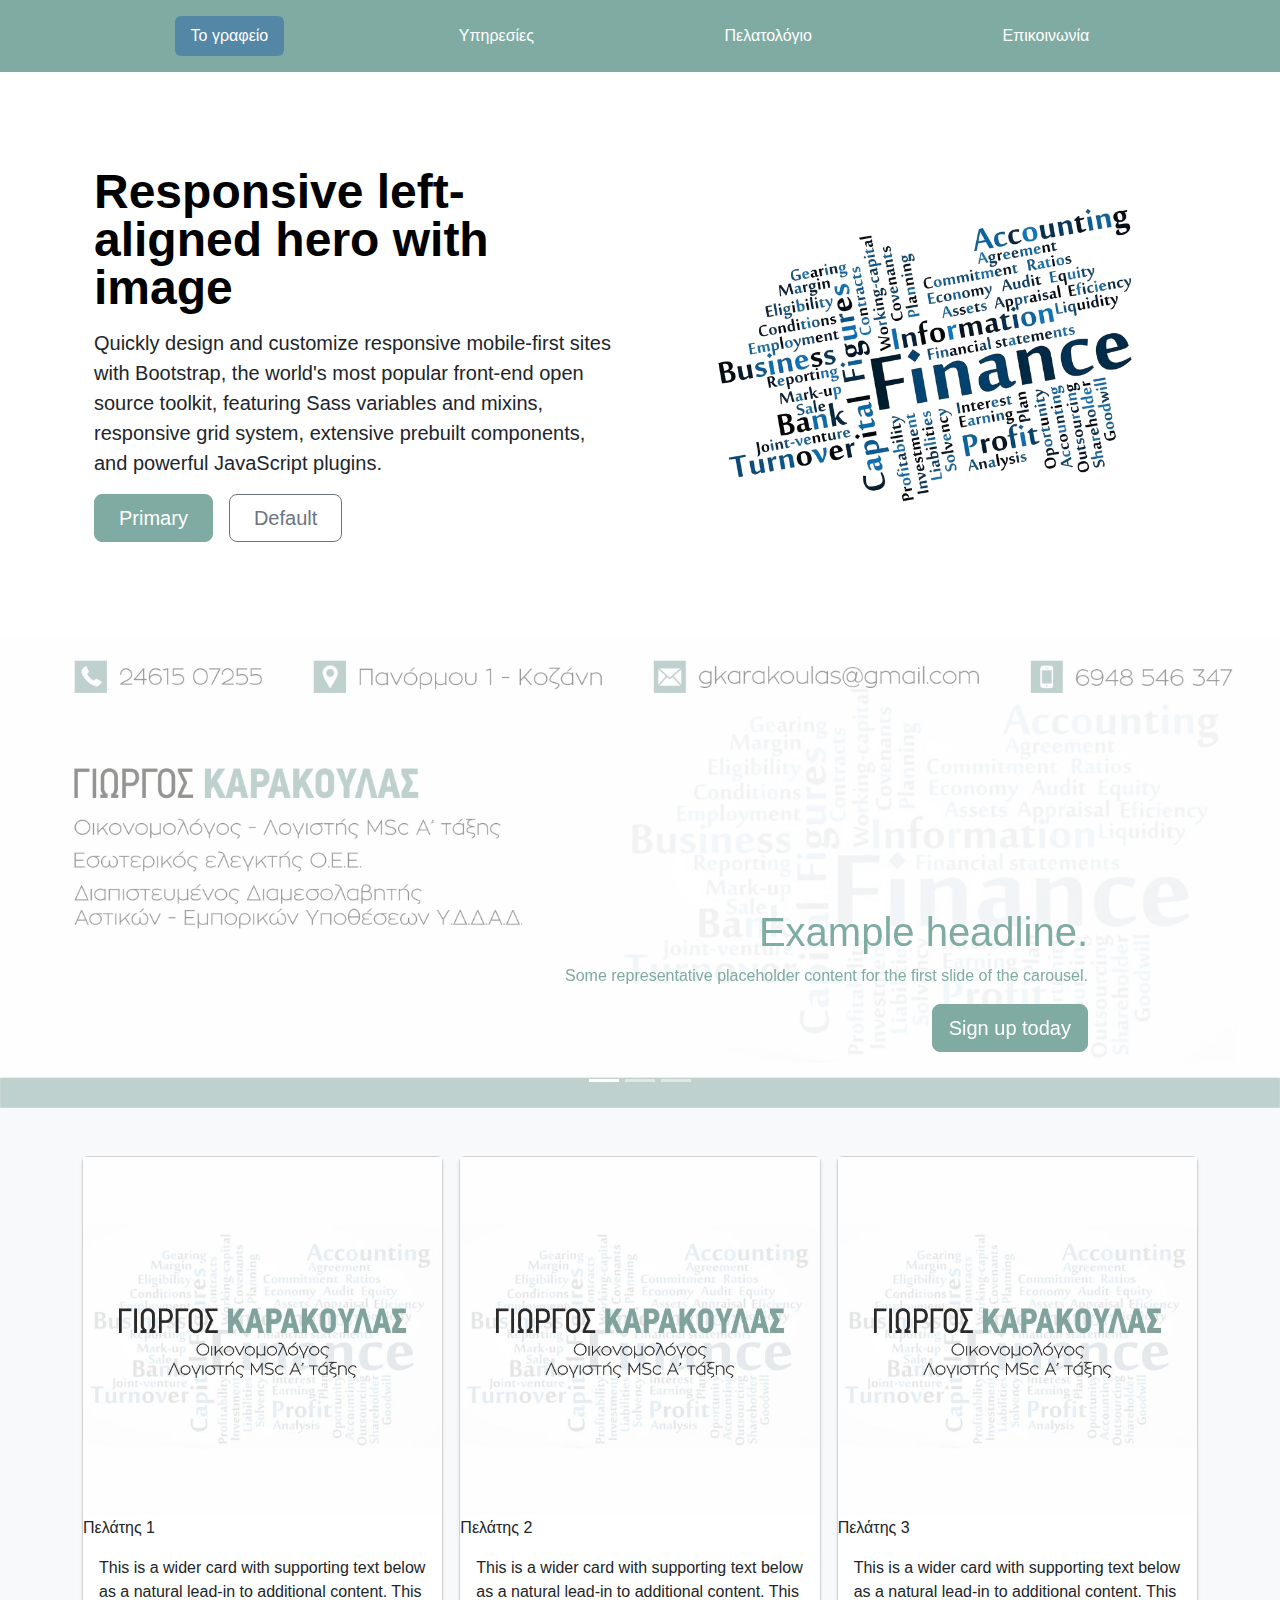
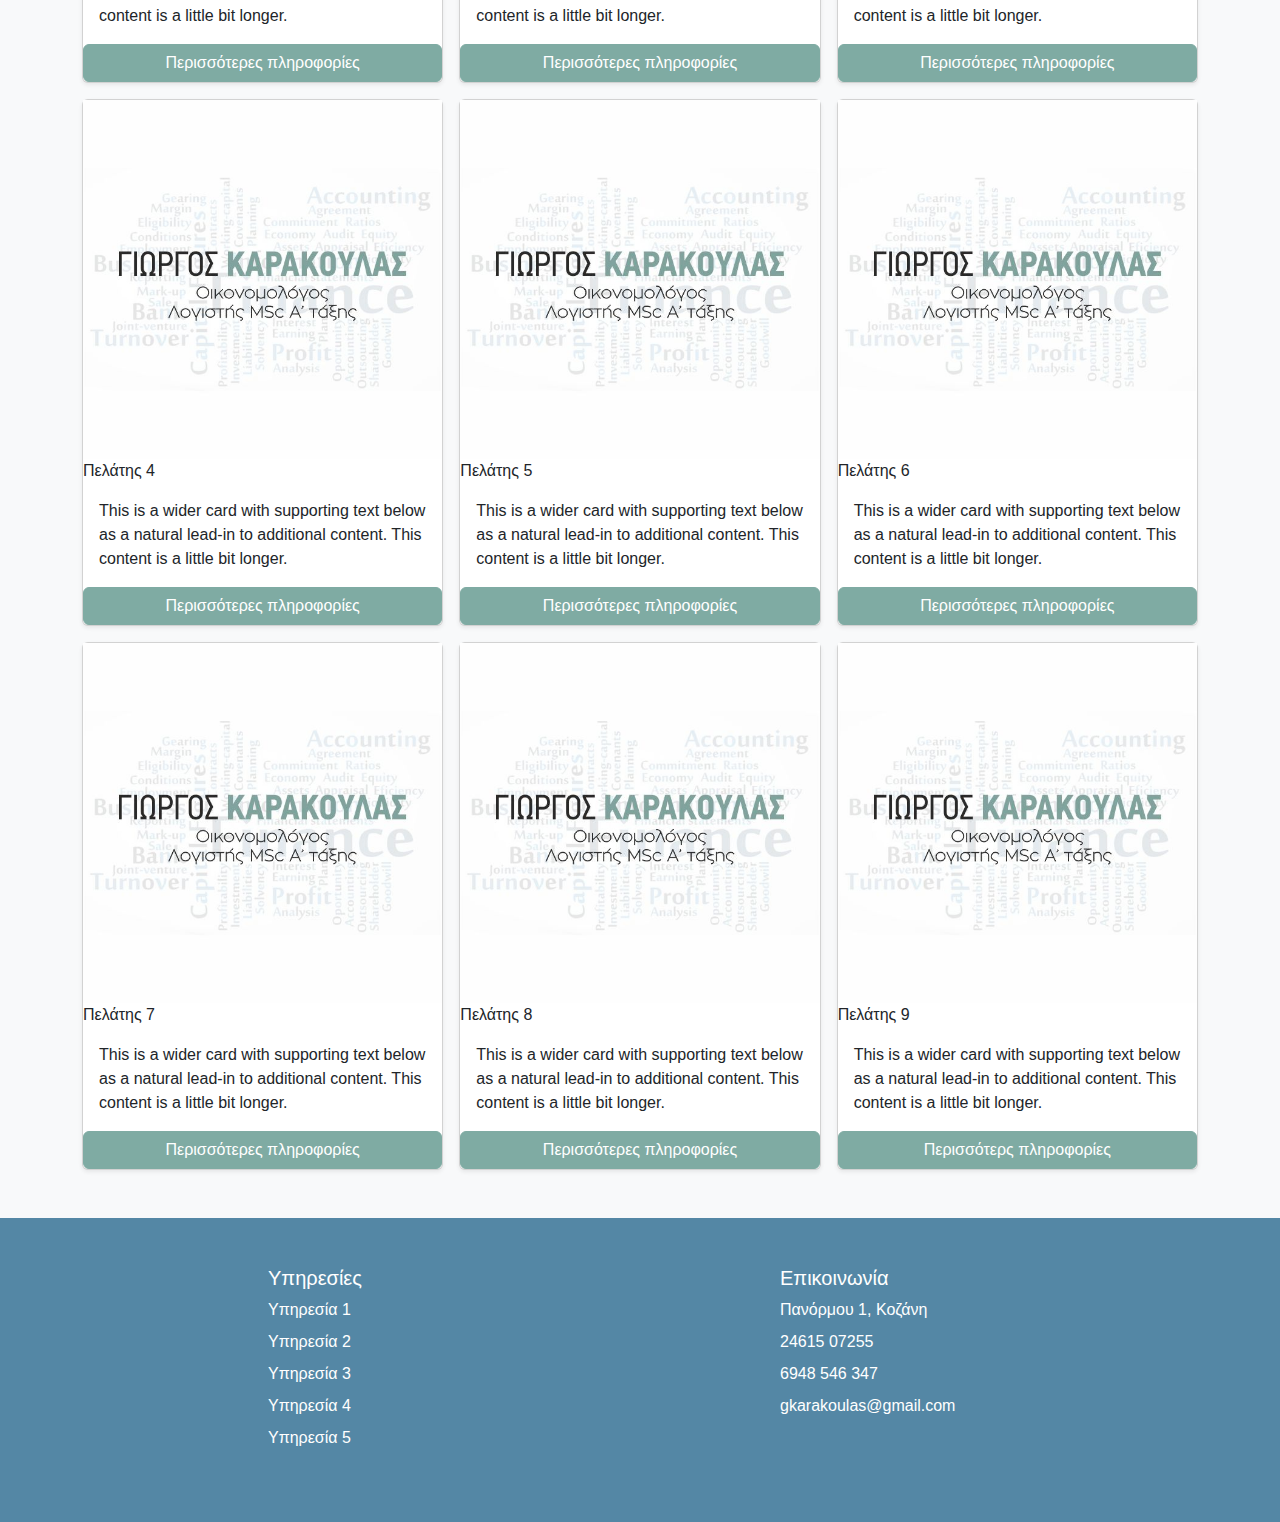
<file: index.html>
<!--UTF-8 character set:

    Exclamation mark: &#33;
    Quotation mark (double): &quot; or &#34;
    Number sign: &#35;
    Ampersand: &amp; or &#38;
    Quotation mark (single) or apostrophe: &apos; or &#39;
    Left parenthesis: &#40;
    Right parenthesis: &#41;
    Asterisk: &#42;
    Plus sign: &#43;
    Comma: &#44;
    Hyphen-minus: &#45; 
    Full stop: &#46;
    Solidus: &#47;
    Colon: &#58;
    Semicolon: &#59;
    Less than: &lt; or &#60;
    Equals sign: &#61;
    Greater than: &gt; or &#62;
    Question mark: &#63;
    Commercial at: &#64;
    Left square bracket: &#91;
    Reverse solidus: &#92;
    Right square bracket: &#93;

-->

<!DOCTYPE html>
<html lang="en">

<head>
    <meta charset="UTF-8">
    <meta name="viewport" content="width=device-width, initial-scale=1.0">
    <title>Γιώργος Καρακούλας &#45; Λογιστικό γραφείο</title>
    <link href="https://cdn.jsdelivr.net/npm/bootstrap@5.3.3/dist/css/bootstrap.min.css" rel="stylesheet" integrity="sha384-QWTKZyjpPEjISv5WaRU9OFeRpok6YctnYmDr5pNlyT2bRjXh0JMhjY6hW+ALEwIH" crossorigin="anonymous">
    <link href="./style.css" rel="stylesheet" type="text/css">
</head>

<body>
    <header class="py-3">
        <ul class="nav nav-pills d-flex justify-content-evenly">
            <li class="nav-item">
                <a href="./index.html" class="nav-link active" aria-current="page">Το γραφείο</a>
            </li>
            <li class="nav-item">
                <a href="./services.html" class="nav-link">Υπηρεσίες</a>
            </li>
            <li class="nav-item">
                <a href="./clientele.html" class="nav-link">Πελατολόγιο</a>
            </li>
            <li class="nav-item">
                <a href="./contact.html" class="nav-link">Επικοινωνία</a>
            </li>
        </ul>
    </header>
    <div class="container col-xxl-8 px-4 py-5">
        <div class="row flex-lg-row-reverse align-items-center g-5 py-5">
            <div class="col-10 col-sm-8 col-lg-6">
                <img src="./Εικόνες/Background (clear).png" class="d-block mx-lg-auto img-fluid" alt="Bootstrap Themes"
                    width="700" height="500" loading="lazy">
            </div>
            <div class="col-lg-6">
                <h1 class="display-5 fw-bold text-body-emphasis lh-1 mb-3">Responsive left-aligned hero with image</h1>
                <p class="lead">Quickly design and customize responsive mobile-first sites with Bootstrap, the world&apos;s most popular front-end open source toolkit,
                     featuring Sass variables and mixins, responsive grid system, extensive prebuilt components, and powerful JavaScript plugins.</p>
                <div class="d-grid gap-2 d-md-flex justify-content-md-start">
                    <button type="button" class="btn btn-primary btn-lg px-4 me-md-2">Primary</button>
                    <button type="button" class="btn btn-outline-secondary btn-lg px-4">Default</button>
                </div>
            </div>
        </div>
    </div>
    <div id="carouselExampleCaptions" class="carousel slide">
        <div class="carousel-indicators">
            <button type="button" data-bs-target="#carouselExampleCaptions" data-bs-slide-to="0" class="active" aria-current="true" aria-label="Slide 1"></button>
            <button type="button" data-bs-target="#carouselExampleCaptions" data-bs-slide-to="1" aria-label="Slide 2"></button>
            <button type="button" data-bs-target="#carouselExampleCaptions" data-bs-slide-to="2" aria-label="Slide 3"></button>
        </div>
        <div class="carousel-inner">
            <div class="carousel-item active">
                <img src="./Εικόνες/Banner (FB).jpg" class="d-block w-100 opacity-50" alt="...">
                <div class="carousel-caption text-end">
                    <h1>Example headline.</h1>
                    <p">Some representative placeholder content for the first slide of the carousel.</p>
                    <p><a class="btn btn-lg btn-primary" href="#">Sign up today</a></p>
                </div>
            </div>
            <div class="carousel-item">
                <img src="./Εικόνες/Banner (FB).jpg" class="d-block w-100 opacity-50" alt="...">
                <div class="carousel-caption text-end">
                    <h1>Example headline.</h1>
                    <p>Some representative placeholder content for the first slide of the carousel.</p>
                    <p><a class="btn btn-lg btn-primary" href="#">Sign up today</a></p>
                </div>
            </div>
            <div class="carousel-item">
                <img src="./Εικόνες/Banner (FB).jpg" class="d-block w-100 opacity-50" alt="...">
                <div class="carousel-caption text-end">
                    <h1>Example headline.</h1>
                    <p>Some representative placeholder content for the first slide of the carousel.</p>
                    <p><a class="btn btn-lg btn-primary" href="#">Sign up today</a></p>
                </div>
            </div>
        </div>
    </div>
    <div class="album py-5 bg-body-tertiary">
        <div class="container">
            <div class="row row-cols-1 row-cols-sm-2 row-cols-md-3 g-3">
                <div class="col">
                    <div class="card shadow-sm">
                        <img src="./Εικόνες/Profile (FB).jpg">
                        <text x="50%" y="50%" fill="#eceeef" dy=".3em">Πελάτης 1</text>
                        <div class="card-body">
                            <p class="card-text">This is a wider card with supporting text below as a natural lead-in to additional content. This content is a little bit longer.</p>
                        </div>
                        <button class="btn btn-primary" type="button">Περισσότερες πληροφορίες</button>
                    </div>
                </div>
                <div class="col">
                    <div class="card shadow-sm">
                        <img src="./Εικόνες/Profile (FB).jpg">
                        <text x="50%" y="50%" fill="#eceeef" dy=".3em">Πελάτης 2</text>
                        <div class="card-body">
                            <p class="card-text">This is a wider card with supporting text below as a natural lead-in to additional content. This content is a little bit longer.</p>
                        </div>
                        <button class="btn btn-primary" type="button">Περισσότερες πληροφορίες</button>
                    </div>
                </div>
                <div class="col">
                    <div class="card shadow-sm">
                        <img src="./Εικόνες/Profile (FB).jpg">
                        <text x="50%" y="50%" fill="#eceeef" dy=".3em">Πελάτης 3</text>
                        <div class="card-body">
                            <p class="card-text">This is a wider card with supporting text below as a natural lead-in to additional content. This content is a little bit longer.</p>
                        </div>
                        <button class="btn btn-primary" type="button">Περισσότερες πληροφορίες</button>
                    </div>
                </div>
                <div class="col">
                    <div class="card shadow-sm">
                        <img src="./Εικόνες/Profile (FB).jpg">
                        <text x="50%" y="50%" fill="#eceeef" dy=".3em">Πελάτης 4</text>
                        <div class="card-body">
                            <p class="card-text">This is a wider card with supporting text below as a natural lead-in to additional content. This content is a little bit longer.</p>
                        </div>
                        <button class="btn btn-primary" type="button">Περισσότερες πληροφορίες</button>
                    </div>
                </div>
                <div class="col">
                    <div class="card shadow-sm">
                        <img src="./Εικόνες/Profile (FB).jpg">
                        <text x="50%" y="50%" fill="#eceeef" dy=".3em">Πελάτης 5</text>
                        <div class="card-body">
                            <p class="card-text">This is a wider card with supporting text below as a natural lead-in to additional content. This content is a little bit longer.</p>
                        </div>
                        <button class="btn btn-primary" type="button">Περισσότερες πληροφορίες</button>
                    </div>
                </div>
                <div class="col">
                    <div class="card shadow-sm">
                        <img src="./Εικόνες/Profile (FB).jpg">
                        <text x="50%" y="50%" fill="#eceeef" dy=".3em">Πελάτης 6</text>
                        <div class="card-body">
                            <p class="card-text">This is a wider card with supporting text below as a natural lead-in to additional content. This content is a little bit longer.</p>
                        </div>
                        <button class="btn btn-primary" type="button">Περισσότερες πληροφορίες</button>
                    </div>
                </div>
                <div class="col">
                    <div class="card shadow-sm">
                        <img src="./Εικόνες/Profile (FB).jpg">
                        <text x="50%" y="50%" fill="#eceeef" dy=".3em">Πελάτης 7</text>
                        <div class="card-body">
                            <p class="card-text">This is a wider card with supporting text below as a natural lead-in to additional content. This content is a little bit longer.</p>
                        </div>
                        <button class="btn btn-primary" type="button">Περισσότερες πληροφορίες</button>
                    </div>
                </div>
                <div class="col">
                    <div class="card shadow-sm">
                        <img src="./Εικόνες/Profile (FB).jpg">
                        <text x="50%" y="50%" fill="#eceeef" dy=".3em">Πελάτης 8</text>
                        <div class="card-body">
                            <p class="card-text">This is a wider card with supporting text below as a natural lead-in to additional content. This content is a little bit longer.</p>
                        </div>
                        <button class="btn btn-primary" type="button">Περισσότερες πληροφορίες</button>
                    </div>
                </div>
                <div class="col">
                    <div class="card shadow-sm">
                        <img src="./Εικόνες/Profile (FB).jpg">
                        <text x="50%" y="50%" fill="#eceeef" dy=".3em">Πελάτης 9</text>
                        <div class="card-body">
                            <p class="card-text">This is a wider card with supporting text below as a natural lead-in to additional content. This content is a little bit longer.</p>
                        </div>
                        <button class="btn btn-primary" type="button">Περισσότερς πληροφορίες</button>
                    </div>
                </div>
            </div>
        </div>
    </div>
    <footer class="row row-cols-1 row-cols-sm-2 row-cols-md-5 py-5 justify-content-evenly">
        <div class="col mb-3">
            <h5>Υπηρεσίες</h5>
            <ul class="nav flex-column">
                <li class="nav-item mb-2">
                    <a href="#" class="nav-link p-0 text-body-secondary">Υπηρεσία 1</a>
                </li>
                <li class="nav-item mb-2">
                    <a href="#" class="nav-link p-0 text-body-secondary">Υπηρεσία 2</a>
                </li>
                <li class="nav-item mb-2">
                    <a href="#" class="nav-link p-0 text-body-secondary">Υπηρεσία 3</a>
                </li>
                <li class="nav-item mb-2">
                    <a href="#" class="nav-link p-0 text-body-secondary">Υπηρεσία 4</a>
                </li>
                <li class="nav-item mb-2">
                    <a href="#" class="nav-link p-0 text-body-secondary">Υπηρεσία 5</a>
                </li>
            </ul>
        </div>
        <div class="col mb-3">
            <h5>Επικοινωνία</h5>
            <ul class="nav flex-column">
                <li class="nav-item mb-2">
                    <a href="#" class="nav-link p-0 text-body-secondary">Πανόρμου 1, Κοζάνη</a>
                </li>
                <li class="nav-item mb-2">
                    <a href="#" class="nav-link p-0 text-body-secondary">24615 07255</a>
                </li>
                <li class="nav-item mb-2">
                    <a href="#" class="nav-link p-0 text-body-secondary">6948 546 347</a>
                </li>
                <li class="nav-item mb-2">
                    <a href="#" class="nav-link p-0 text-body-secondary">gkarakoulas@gmail.com</a>
                </li>
            </ul>
        </div>
    </footer>
    <script src="https://cdn.jsdelivr.net/npm/bootstrap@5.3.3/dist/js/bootstrap.bundle.min.js" integrity="sha384-YvpcrYf0tY3lHB60NNkmXc5s9fDVZLESaAA55NDzOxhy9GkcIdslK1eN7N6jIeHz"
        crossorigin="anonymous"></script>
    <script src="https://cdn.jsdelivr.net/npm/@popperjs/core@2.11.8/dist/umd/popper.min.js" integrity="sha384-I7E8VVD/ismYTF4hNIPjVp/Zjvgyol6VFvRkX/vR+Vc4jQkC+hVqc2pM8ODewa9r"
        crossorigin="anonymous"></script>
    <script src="https://cdn.jsdelivr.net/npm/bootstrap@5.3.3/dist/js/bootstrap.min.js" integrity="sha384-0pUGZvbkm6XF6gxjEnlmuGrJXVbNuzT9qBBavbLwCsOGabYfZo0T0to5eqruptLy"
        crossorigin="anonymous"></script>
</body>

</html>
</file>
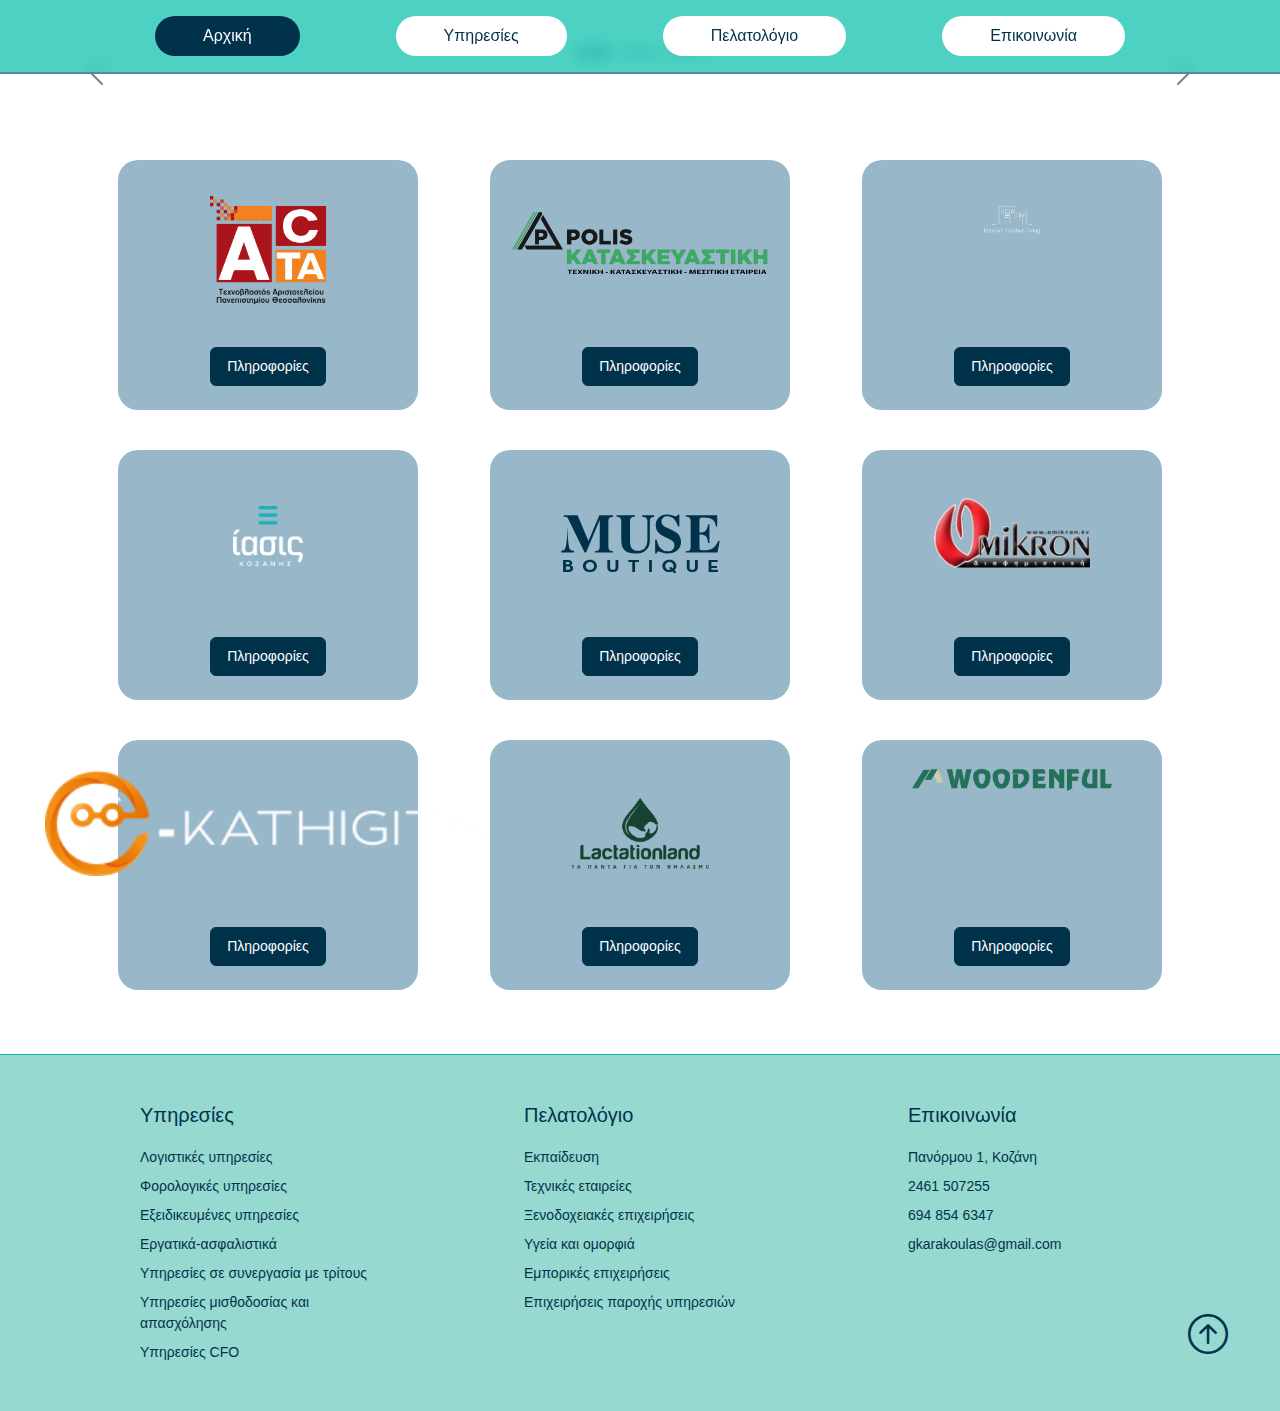
<file: HTML files/index.html>
<!--

UTF-8 character set:

    Exclamation mark: &#33;
    Quotation mark (double): &quot; or &#34;
    Number sign: &#35;
    Ampersand: &amp; or &#38;
    Quotation mark (single) or apostrophe: &apos; or &#39;
    Left parenthesis: &#40;
    Right parenthesis: &#41;
    Asterisk: &#42;
    Plus sign: &#43;
    Comma: &#44;
    Hyphen-minus: &#45;
    Full stop: &#46;
    Solidus: &#47;
    Colon: &#58;
    Semicolon: &#59;
    Less than: &lt; or &#60;
    Equals sign: &#61;
    Greater than: &gt; or &#62;
    Question mark: &#63;
    Commercial at: &#64;
    Left square bracket: &#91;
    Reverse solidus: &#92;
    Right square bracket: &#93;
    Vertical line: &#124;
    Latin capital letter U with diaeresis: &#220;
    Small letter Iota with dialytika and tonos: &#912;
    Capital letter Iota with dialytika: &#938;
    Small letter Upsilon with dialytika and tonos: &#944;
    
-->

<!DOCTYPE html>
<html lang="en">

<head>
    <meta charset="UTF-8">
    <meta name="viewport" content="width=device-width, initial-scale=1.0">
    <title>Γιώργος Καρακούλας &#124; Λογιστικό γραφείο</title>
    <link href="https://cdn.jsdelivr.net/npm/bootstrap@5.3.3/dist/css/bootstrap.min.css" rel="stylesheet"
        integrity="sha384-QWTKZyjpPEjISv5WaRU9OFeRpok6YctnYmDr5pNlyT2bRjXh0JMhjY6hW+ALEwIH" crossorigin="anonymous">
    <link rel="stylesheet" href="https://cdn.jsdelivr.net/npm/bootstrap-icons@1.11.3/font/bootstrap-icons.min.css">
    <link href="../CSS files/style.css" rel="stylesheet" type="text/css">
</head>

<body>
    <!-- Navigation bar with four elements -->
    <nav class="navbar navbar-expand-sm py-3 fixed-top">
        <ul class="navbar-nav">
            <li class="nav-item px-sm-2 px-md-3 px-lg-4 px-xl-5">
                <a href="./index.html" class="nav-link px-sm-3 px-md-4 px-xl-5" aria-current="page">Αρχική</a>
            </li>

            <li class="nav-item px-sm-2 px-md-3 px-lg-4 px-xl-5">
                <a href="./services.html" class="nav-link px-sm-3 px-md-4 px-xl-5">Υπηρεσίες</a>
            </li>

            <li class="nav-item px-sm-2 px-md-3 px-lg-4 px-xl-5">
                <a href="./clientele.html" class="nav-link px-sm-3 px-md-4 px-xl-5">Πελατολόγιο</a>
            </li>
            
            <li class="nav-item px-sm-2 px-md-3 px-lg-4 px-xl-5">
                <a href="./contact.html" class="nav-link px-sm-3 px-md-4 px-xl-5">Επικοινωνία</a>
            </li>
        </ul>
    </nav>


    <!-- Hero images in a carousel -->
    <section id="carouselServices" class="carousel slide carousel-dark" data-bs-ride="carousel">
        <!-- Dash-shaped buttons that control the carousel -->
        <div class="carousel-indicators">
            <button type="button" data-bs-target="#carouselServices" data-bs-slide-to="0" class="active"
                aria-current="true" aria-label="Slide 1"></button>

            <button type="button" data-bs-target="#carouselServices" data-bs-slide-to="1" aria-label="Slide 2"></button>

            <button type="button" data-bs-target="#carouselServices" data-bs-slide-to="2" aria-label="Slide 3"></button>
        </div>

        <!-- Images with description -->
        <div class="carousel-inner">
            <article class="carousel-item active">
                <div class="background"></div>

                <div class="carousel-caption text-center">
                    <h1>Λογιστικές υπηρεσίες</h1>

                    <a href="./services.html">
                        <p>Πατήστε εδώ&#44; για να μάθετε σε ποια ζητήματα λογιστικής φύσεως μπορούμε να σας εξυπηρετήσουμε&#46;</p>
                    </a>
                </div>
            </article>

            <article class="carousel-item">
                <div class="background"></div>

                <div class="carousel-caption text-center">
                    <h1>Φορολογικές υπηρεσίες</h1>

                    <a href="./services.html">
                        <p>Κάντε click&#44; για να δείτε αναλυτικά τις φορολογικές υπηρεσίες που προσφέρει το γραφείο μας&#46;</p>
                    </a>
                </div>
            </article>

            <article class="carousel-item">
                <div class="background"></div>

                <div class="carousel-caption text-center">
                    <h1>Εξειδικευμένες υπηρεσίες</h1>
                    
                    <a href="./services.html">
                        <p>Πατήστε εδώ&#44; για να ενημερωθείτε σχετικά με τα εξειδικευμένα θέματα για τα οποία παρέχουμε λύσεις&#46;</p>
                    </a>
                </div>
            </article>
        </div>

        <!-- Arrow-shaped button that move the carousel back and forth -->
        <button class="carousel-control-prev" type="button" data-bs-target="#carouselServices" data-bs-slide="prev">
            <span class="carousel-control-prev-icon" aria-hidden="true"></span>
        </button>

        <button class="carousel-control-next" type="button" data-bs-target="#carouselServices" data-bs-slide="next">
            <span class="carousel-control-next-icon" aria-hidden="true"></span>
        </button>
    </section>


    <!-- Grid that contains cards with the logos and the brand names of a few clients -->
    <section class="album p-5">
        <div class="container">
            <div class="row row-cols-sm-2 row-cols-lg-3 g-4">
                <!-- Card for client no.1 -->
                <article class="col pt-3 d-flex justify-content-center">
                    <div class="d-flex flex-column justify-content-between align-items-center pb-4">
                        <img src="../Logos/acta.png" alt="Client no.1" id="logo-1">

                        <button type="button" class="btn btn-primary py-2" data-bs-toggle="modal" data-bs-target="#Modal1">
                            Πληροφορίες
                        </button>
                    </div>                    
                </article>

                <!-- Modal for client no.1 -->
                <article class="modal fade" id="Modal1" tabindex="-1" aria-labelledby="exampleModalLabel" aria-hidden="true">
                    <div class="modal-dialog modal-dialog-centered modal-dialog-scrollable">
                        <div class="modal-content m-auto">
                            <div class="modal-header">
                                <h1 class="modal-title fs-5" id="exampleModalLabel">ACTA</h1>
                
                                <button type="button" class="btn-close" data-bs-dismiss="modal" aria-label="Close"></button>
                            </div>
                
                            <div class="modal-body">
                                <p>Μέλος του ομίλου της
                                    <a href="https://tuvaustriahellas.gr/" target="_blank" id="inside">T&#220;V AUSTRIA HELLAS</a>
                                </p>
                    
                                <p>Υπηρεσίες πιστοποίησης δεξιοτήτων &#40;Θεσσαλονίκη&#41;</p>
                            </div>
                
                            <div class="modal-footer">
                                <button type="button" class="btn btn-secondary" data-bs-dismiss="modal">Κλείσιμο</button>
                
                                <button type="button" class="btn btn-primary">
                                    <a href="https://acta-edu.gr/" target="_blank" class="nav-link">Μετάβαση στον ιστότοπο</a>
                                </button>
                            </div>
                        </div>
                    </div>
                </article>

                <!-- Card for client no.2 -->
                <article class="col pt-3 d-flex justify-content-center">
                    <div class="d-flex flex-column justify-content-between align-items-center pt-5 pb-4">
                        <img src="../Logos/polis_kat.png" alt="Client no.2" id="logo-2">

                        <button type="button" class="btn btn-primary py-2" data-bs-toggle="modal" data-bs-target="#Modal2">
                            Πληροφορίες
                        </button>
                    </div>
                </article>

                <!-- Modal for client no.2 -->
                <article class="modal fade" id="Modal2" tabindex="-1" aria-labelledby="exampleModalLabel" aria-hidden="true">
                    <div class="modal-dialog modal-dialog-centered modal-dialog-scrollable">
                        <div class="modal-content m-auto">
                            <div class="modal-header">
                                <h1 class="modal-title fs-5" id="exampleModalLabel">POLIS ΚΑΤΑΣΚΕΥΑΣΤΙΚΗ</h1>
                
                                <button type="button" class="btn-close" data-bs-dismiss="modal" aria-label="Close"></button>
                            </div>
                
                            <p class="modal-body">Κατασκευαστική εταιρεία δημόσιων και ιδιωτικών έργων &#40;Κοζάνη&#41;</p>
                
                            <div class="modal-footer">
                                <button type="button" class="btn btn-secondary" data-bs-dismiss="modal">Κλείσιμο</button>
                
                                <button type="button" class="btn btn-primary">
                                    <a href="http://www.polisconstructions.gr/" target="_blank" class="nav-link">Μετάβαση στον ιστότοπο</a>
                                </button>
                            </div>
                        </div>
                    </div>
                </article>

                <!-- Card for client no.3 -->
                <article class="col pt-3 d-flex justify-content-center">
                    <div class="d-flex flex-column justify-content-between align-items-center pt-4 pb-4">
                        <img src="../Logos/raphael.png" alt="Client no.3" id="logo-3">

                        <button type="button" class="btn btn-primary py-2" data-bs-toggle="modal" data-bs-target="#Modal3">
                            Πληροφορίες
                        </button>
                    </div>
                </article>

                <!-- Modal for client no.3 -->
                <article class="modal fade" id="Modal3" tabindex="-1" aria-labelledby="exampleModalLabel" aria-hidden="true">
                    <div class="modal-dialog modal-dialog-centered modal-dialog-scrollable">
                        <div class="modal-content m-auto">
                            <div class="modal-header">
                                <h1 class="modal-title fs-5" id="exampleModalLabel">Raphael Skiathos Living</h1>
                
                                <button type="button" class="btn-close" data-bs-dismiss="modal" aria-label="Close"></button>
                            </div>
                
                            <p class="modal-body">Ενοικιαζόμενα δωμάτια &#40;Σκιάθος&#41;</p>
                
                            <div class="modal-footer">
                                <button type="button" class="btn btn-secondary" data-bs-dismiss="modal">Κλείσιμο</button>
                
                                <button type="button" class="btn btn-primary">
                                    <a href="https://raphaelskiathos.gr/" target="_blank" class="nav-link">Μετάβαση στον ιστότοπο</a>
                                </button>
                            </div>
                        </div>
                    </div>
                </article>

                <!-- Card for client no.4 -->
                <article class="col py-3 d-flex justify-content-center">
                    <div class="d-flex flex-column justify-content-between align-items-center pb-4">
                        <img src="../Logos/iasis.png" alt="Client no.4" id="logo-4">

                        <button type="button" class="btn btn-primary py-2" data-bs-toggle="modal" data-bs-target="#Modal4">
                            Πληροφορίες
                        </button>
                    </div>
                </article>

                <!-- Modal for client no.4 -->
                <article class="modal fade" id="Modal4" tabindex="-1" aria-labelledby="exampleModalLabel" aria-hidden="true">
                    <div class="modal-dialog modal-dialog-centered modal-dialog-scrollable">
                        <div class="modal-content m-auto">
                            <div class="modal-header">
                                <h1 class="modal-title fs-5" id="exampleModalLabel">ίασις ΚΟΖΑΝΗΣ</h1>
                
                                <button type="button" class="btn-close" data-bs-dismiss="modal" aria-label="Close"></button>
                            </div>
                
                            <p class="modal-body">Πολυχώρος υγείας &#40;Κοζάνη&#41;</p>
                
                            <div class="modal-footer">
                                <button type="button" class="btn btn-secondary" data-bs-dismiss="modal">Κλείσιμο</button>
                
                                <button type="button" class="btn btn-primary">
                                    <a href="https://iasiskozani.com/" target="_blank" class="nav-link">Μετάβαση στον ιστότοπο</a>
                                </button>
                            </div>
                        </div>
                    </div>
                </article>

                <!-- Card for client no.5 -->
                <article class="col py-3 d-flex justify-content-center">
                    <div class="d-flex flex-column justify-content-between align-items-center pb-4">
                        <svg xmlns="http://www.w3.org/2000/svg" xml:space="preserve" fill-rule="evenodd" stroke-linejoin="round"
                            stroke-miterlimit="2" clip-rule="evenodd" viewBox="0 0 245 60">
                            <path fill-rule="nonzero" d="M156.53 56.2a5.74 5.74 0 0 0 1.92-4.3c0-3.55-3.13-6.16-7.06-6.16-3.92 0-7.05 2.61-7.05 6.16 0 3.55 3.13 6.16 7.05 6.16 1.15 0 2.21-.23
                            3.15-.62l2.03 2.05 1.86-1.36-1.9-1.92Zm17.8 1.86c3.1 0 5.49-1.47 5.49-4.5V45.9h-2.8v7.52c0 1.74-.85 2.41-2.7 2.41-1.86 0-2.72-.66-2.72-2.41V45.9h-2.8v7.66c0 3.03 2.38
                            4.5 5.53 4.5Zm-79.48 0c3.1 0 5.5-1.47 5.5-4.5V45.9h-2.82v7.52c0 1.74-.84 2.41-2.68 2.41-1.87 0-2.73-.66-2.73-2.41V45.9h-2.8v7.66c0 3.03 2.38 4.5 5.53 4.5Zm-22.93 0c3.92
                            0 7.05-2.61 7.05-6.16 0-3.55-3.13-6.16-7.05-6.16-3.93 0-7.06 2.61-7.06 6.16 0 3.55 3.13 6.16 7.06 6.16Zm118.7-.16h9.3v-2.17h-6.49V54h5.47v-2.12h-5.47v-3.81h6.21V45.9h-9.02v12Zm-145.55
                            0h5.52c2.84 0 4.57-1.57 4.57-3.7 0-1.5-.9-2.6-2.77-2.99 1.18-.33 1.93-1.1 1.93-2.2 0-1.7-1.43-3.11-3.97-3.11h-5.28v12Zm86.02 0h2.8v-12h-2.8v12Zm-16.84 
                            0h2.8v-9.83h3.9V45.9h-10.59v2.17h3.9v9.83Zm-42.33-2.05c-2.49 0-4.17-1.7-4.17-3.95 0-2.24 1.68-3.95 4.17-3.95 2.48 0 4.17 1.71 4.17 3.95s-1.69 3.96-4.17
                            3.96Zm80.86-.17c-.42.12-.88.17-1.38.17-2.49 0-4.17-1.7-4.17-3.95 0-2.24 1.68-3.95 4.17-3.95 2.48 0 4.17 1.71 4.17 3.95 0 1-.28 1.87-.8 2.52l-1.73-1.74-1.88 1.36 1.62
                            1.64Zm-104.9.05v-3.3h2.43c1.28 0 2.02.67 2.02 1.64 0 .99-.72 1.66-1.86 1.66h-2.59Zm0-5.4v-2.26h2.3c.87 0 1.37.44 1.37 1.13s-.6 1.13-1.5
                            1.13h-2.17Zm55.37-42.7c0-1.74-.34-2.97-1.02-3.66-.68-.7-1.94-1.1-3.76-1.2v-1.4h18.48v1.4c-1.97.08-3.28.43-3.93 1.04-.64.6-.96 1.88-.96 3.82v19.53c0 3.26.62 5.68 1.88 7.24
                            1.25 1.56 3.2 2.35 5.82 2.35 3.21 0 5.61-.93 7.22-2.8 1.6-1.85 2.4-4.64 2.4-8.37V7.68c0-1.81-.36-3.06-1.08-3.73-.7-.67-2.1-1.06-4.16-1.19v-1.4h12.05v1.4c-1.63.2-2.84.63-3.44
                            1.31-.6.68-.9 1.89-.9 3.62v16.06c0 2.56-.08 4.4-.24 5.5-.14 1.03-.4 2.04-.8 3a10.65 10.65 0 0 1-4.87 5.47c-2.27 1.26-5.07 1.89-8.38 1.89-4.96
                            0-8.58-1.1-10.87-3.3-2.3-2.2-3.44-5.66-3.44-10.41V7.63Zm33.88 31.82V25.68h1.59c.9 3.97 2.24 6.9 4.04 8.81a9.14 9.14 0 0 0 6.97 2.87c2 0 3.63-.56 4.86-1.69a5.66 5.66 0 0 0
                            1.86-4.39c0-1.27-.36-2.36-1.07-3.3a8.82 8.82 0 0 0-3.34-2.46l-5.1-2.54c-3.26-1.55-5.62-3.24-7.07-5.06a10.04 10.04 0 0 1-2.17-6.45c0-3.27 1.02-5.91 3.07-7.93 2.05-2.02 4.7-3.03
                            7.97-3.03 1.9 0 3.87.3 5.92.87 2.05.58 3.2.87 3.48.87.46 0 .84-.15 1.14-.45.3-.3.49-.73.58-1.29h1.53v12h-1.37a14.94 14.94 0 0 0-4.06-7.4c-1.97-1.9-4.12-2.86-6.45-2.86-1.8 0-3.27.5-4.4
                            1.47a4.81 4.81 0 0 0-1.7 3.8 4.94 4.94 0 0 0 1.28 3.38c.85.97 2.31 1.94 4.37 2.92l5.3 2.5c3.16 1.5 5.4 3.12 6.72 4.86a10.52 10.52 0 0 1 1.97 6.51c0 3.54-1.24 6.37-3.73
                            8.5-2.5 2.14-5.81 3.2-9.97 3.2a18 18 0 0 1-5.52-.9c-1.89-.61-2.98-.92-3.29-.92-.55 0-.96.13-1.23.4-.27.25-.5.75-.7 1.48h-1.48Zm30.55-.88V37.2c1.91 0 3.22-.34 3.93-1.03.7-.69
                            1.06-2.01 1.06-3.98V8.46c0-2.34-.34-3.87-1-4.59-.68-.72-1.95-1.1-3.83-1.14V1.37h31.37v11.08h-1.29c-.4-3.26-1.53-5.59-3.41-6.97-1.88-1.38-4.88-2.08-9-2.08-1.83
                            0-2.95.2-3.38.62-.43.41-.65 1.35-.65 2.84v11.62h.89c2.4 0 4.18-.6 5.34-1.8 1.17-1.21 1.97-3.32 2.42-6.32h1.32v18.57h-1.37c-.3-3.22-1.04-5.44-2.26-6.67-1.22-1.23-3.26-1.85-6.12-1.85h-.22v12.67c0 1.3.25 2.16.74 2.6.5.42 1.54.64 3.15.64
                            4.05 0 7.19-.72 9.42-2.16 2.23-1.44 4.02-3.86 5.39-7.27h1.55l-2.25 11.67h-31.8ZM46.35 35.83c3.27-2.5 3.02-24.32 3.18-24.32.15 0 .09 22.28 2.93 24.33 1.4 1.01
                            1.45.94 3.51.98v1.74h-12.7v-1.74c1.9-.1 3.06-.97 3.08-.99Zm3.3-31.97c-.06-.1-.13-.2-.2-.28-.63-.66-2.01-.72-3.75-.85V1.37H59.6l10.85 25.57L81.3 1.37h13.75v1.4c-1.76.13-2.97.55-3.65
                            1.25-.69.7-1.02 1.92-1.02 3.67V31.6c0 2.32.29 3.81.88 4.46.6.65 1.84 1.01 3.73 1.09v1.42h-18.1v-1.42c1.97-.15 3.27-.55 3.9-1.22.62-.67.94-2.06.94-4.17V5.97L68.1 38.57h-1.5L49.64 3.86Z">
                            </path>
                        </svg>

                        <button type="button" class="btn btn-primary py-2" data-bs-toggle="modal" data-bs-target="#Modal5">
                            Πληροφορίες
                        </button>
                    </div>
                </article>

                <!-- Modal for client no.5 -->
                <article class="modal fade" id="Modal5" tabindex="-1" aria-labelledby="exampleModalLabel" aria-hidden="true">
                    <div class="modal-dialog modal-dialog-centered modal-dialog-scrollable">
                        <div class="modal-content m-auto">
                            <div class="modal-header">
                                <h1 class="modal-title fs-5" id="exampleModalLabel">MUSE BOUTIQUE</h1>
                
                                <button type="button" class="btn-close" data-bs-dismiss="modal" aria-label="Close"></button>
                            </div>
                
                            <p class="modal-body">Γυναικεία ενδύματα &#40;Κοζάνη&#41;</p>
                
                            <div class="modal-footer">
                                <button type="button" class="btn btn-secondary" data-bs-dismiss="modal">Κλείσιμο</button>
                
                                <button type="button" class="btn btn-primary">
                                    <a href="https://museboutique.gr/" target="_blank" class="nav-link">Μετάβαση στον ιστότοπο</a>
                                </button>
                            </div>
                        </div>
                    </div>
                </article>

                <!-- Card for client no.6 -->
                <article class="col py-3 d-flex justify-content-center">
                    <div class="d-flex flex-column justify-content-between align-items-center pt-5 pb-4">
                        <img src="../Logos/omikron.webp" alt="Client no.6" id="logo-6">

                        <button type="button" class="btn btn-primary py-2" data-bs-toggle="modal" data-bs-target="#Modal6">
                            Πληροφορίες
                        </button>
                    </div>
                </article>

                <!-- Modal for client no.6 -->
                <article class="modal fade" id="Modal6" tabindex="-1" aria-labelledby="exampleModalLabel" aria-hidden="true">
                    <div class="modal-dialog modal-dialog-centered modal-dialog-scrollable">
                        <div class="modal-content m-auto">
                            <div class="modal-header">
                                <h1 class="modal-title fs-5" id="exampleModalLabel"><i>Omikron</i> Διαφημιστική</h1>
                
                                <button type="button" class="btn-close" data-bs-dismiss="modal" aria-label="Close"></button>
                            </div>
                
                            <p class="modal-body">Διαφημιστικό γραφείο &#40;Κοζάνη&#41;</p>
                
                            <div class="modal-footer">
                                <button type="button" class="btn btn-secondary" data-bs-dismiss="modal">Κλείσιμο</button>
                
                                <button type="button" class="btn btn-primary">
                                    <a href="https://omikron.tv/" target="_blank" class="nav-link">Μετάβαση στον ιστότοπο</a>
                                </button>
                            </div>
                        </div>
                    </div>
                </article>

                <!-- Card for client no.7 -->
                <article class="col pb-3 d-flex justify-content-center">
                    <div class="d-flex flex-column justify-content-between align-items-center pb-4">
                        <img src="../Logos/e-kathigitis.png" alt="Client no.7" id="logo-7">

                        <button type="button" class="btn btn-primary py-2" data-bs-toggle="modal" data-bs-target="#Modal7">
                            Πληροφορίες
                        </button>
                    </div>
                </article>

                <!-- Modal for client no.7 -->
                <article class="modal fade" id="Modal7" tabindex="-1" aria-labelledby="exampleModalLabel" aria-hidden="true">
                    <div class="modal-dialog modal-dialog-centered modal-dialog-scrollable">
                        <div class="modal-content m-auto">
                            <div class="modal-header">
                                <h1 class="modal-title fs-5" id="exampleModalLabel">Δολαπτσόπουλος Δημήτρης</h1>
                
                                <button type="button" class="btn-close" data-bs-dismiss="modal" aria-label="Close"></button>
                            </div>
                
                            <p class="modal-body">Φροντιστήριο Μ&#46;Ε&#46; &#40;Νεάπολη Κοζάνης&#41;</p>
                
                            <div class="modal-footer">
                                <button type="button" class="btn btn-secondary" data-bs-dismiss="modal">Κλείσιμο</button>
                
                                <button type="button" class="btn btn-primary">
                                    <a href="https://e-kathigitis.gr/" target="_blank" class="nav-link">Μετάβαση στον ιστότοπο</a>
                                </button>
                            </div>
                        </div>
                    </div>
                </article>

                <!-- Card for client no.8 -->
                <article class="col pb-3 d-flex justify-content-center">
                    <div class="d-flex flex-column justify-content-between align-items-center pt-5 pb-4">
                        <img src="../Logos/lactationland.png" alt="Client no.8" id="logo-8">

                        <button type="button" class="btn btn-primary py-2" data-bs-toggle="modal" data-bs-target="#Modal8">
                            Πληροφορίες
                        </button>
                    </div>
                </article>

                <!-- Modal for client no.8 -->
                <article class="modal fade" id="Modal8" tabindex="-1" aria-labelledby="exampleModalLabel" aria-hidden="true">
                    <div class="modal-dialog modal-dialog-centered modal-dialog-scrollable">
                        <div class="modal-content m-auto">
                            <div class="modal-header">
                                <h1 class="modal-title fs-5" id="exampleModalLabel">Lactationland</h1>
                
                                <button type="button" class="btn-close" data-bs-dismiss="modal" aria-label="Close"></button>
                            </div>
                
                            <p class="modal-body">Θώμου Παρασκευή&#44; πιστοποιημένη σύμβουλος θηλασμού &#40;Κοζάνη&#44; Γρεβενά&#41;
                            </p>
                
                            <div class="modal-footer">
                                <button type="button" class="btn btn-secondary" data-bs-dismiss="modal">Κλείσιμο</button>
                
                                <button type="button" class="btn btn-primary">
                                    <a href="https://www.lactationland.gr/" target="_blank" class="nav-link">Μετάβαση στον ιστότοπο</a>
                                </button>
                            </div>
                        </div>
                    </div>
                </article>

                <!-- Card for client no.9 -->
                <article id="last" class="col pb-3 d-flex justify-content-center">
                    <div class="d-flex flex-column justify-content-between align-items-center pb-4">
                        <img src="../Logos/woodenful.png" alt="Client no.9" id="logo-9">

                        <button type="button" class="btn btn-primary py-2" data-bs-toggle="modal" data-bs-target="#Modal9">
                            Πληροφορίες
                        </button>
                    </div>
                </article>

                <!-- Modal for client no.9 -->
                <article class="modal fade" id="Modal9" tabindex="-1" aria-labelledby="exampleModalLabel" aria-hidden="true">
                    <div class="modal-dialog modal-dialog-centered modal-dialog-scrollable">
                        <div class="modal-content m-auto">
                            <div class="modal-header">
                                <h1 class="modal-title fs-5" id="exampleModalLabel">WoodenFul</h1>
                
                                <button type="button" class="btn-close" data-bs-dismiss="modal" aria-label="Close"></button>
                            </div>
                
                            <p class="modal-body">Εμπόριο επίπλων &#40;Κοζάνη&#41;</p>
                
                            <div class="modal-footer">
                                <button type="button" class="btn btn-secondary" data-bs-dismiss="modal">Κλείσιμο</button>
                
                                <button type="button" class="btn btn-primary">
                                    <a href="https://woodenful.gr/" target="_blank" class="nav-link">Μετάβαση στον ιστότοπο</a>
                                </button>
                            </div>
                        </div>
                    </div>
                </article>
            </div>
        </div>
    </section>


    <!-- Footer with three columns -->
    <footer class="row row-cols-1 row-cols-sm-2 row-cols-md-5 pt-5 pb-4 justify-content-evenly position-relative">
        <!-- First column -->
        <article class="col mb-3">
            <h5 class="pb-1 mb-3">
                <a href="./services.html" class="nav-link">Υπηρεσίες</a>
            </h5>

            <ul class="nav flex-column">
                <li class="nav-item mb-2">Λογιστικές υπηρεσίες</li>

                <li class="nav-item mb-2">Φορολογικές υπηρεσίες</li>

                <li class="nav-item mb-2">Εξειδικευμένες υπηρεσίες</li>

                <li class="nav-item mb-2">Εργατικά&#45;ασφαλιστικά</li>

                <li class="nav-item mb-2">Υπηρεσίες σε συνεργασία με τρίτους</li>

                <li class="nav-item mb-2">Υπηρεσίες μισθοδοσίας και απασχόλησης</li>

                <li class="nav-item mb-2">Υπηρεσίες CFO</li>
            </ul>
        </article>

        <!-- Second column -->
        <article class="col mb-3">
            <h5 class="pb-1 mb-3">
                <a href="./clientele.html" class="nav-link">Πελατολόγιο</a>
            </h5>

            <ul class="nav flex-column">
                <li class="nav-item mb-2">Εκπαίδευση</li>

                <li class="nav-item mb-2">Τεχνικές εταιρείες</li>

                <li class="nav-item mb-2">Ξενοδοχειακές επιχειρήσεις</li>

                <li class="nav-item mb-2">Υγεία και ομορφιά</li>
                
                <li class="nav-item mb-2">Εμπορικές επιχειρήσεις</li>

                <li class="nav-item mb-2">Επιχειρήσεις παροχής υπηρεσιών</li>
            </ul>
        </article>

        <!-- Third column -->
        <article class="col mb-3">
            <h5 class="pb-1 mb-3">
                <a href="./contact.html" class="nav-link">Επικοινωνία</a>
            </h5>

            <ul class="nav flex-column">
                <li class="nav-item mb-2">
                    <a href="https://maps.app.goo.gl/cRAnTQ7Rm5EumrDDA" target="_blank"
                        class="nav-link p-0" id="map">Πανόρμου 1&#44; Κοζάνη</a>
                </li>

                <li class="nav-item mb-2">2461 507255</li>

                <li class="nav-item mb-2">694 854 6347</li>

                <li class="nav-item mb-2">gkarakoulas&#64;gmail&#46;com</li>
            </ul>
        </article>

        <!-- Back-to-top button -->
        <a href="#" class="position-absolute bottom-0 end-0 m-5 p-1 d-flex justify-content-end align-items-center">
            <i class="bi bi-arrow-up-circle h1"></i>
        </a>
        <!-- Το κουμπί θα ήθελα να εμφανίζεται πιο πάνω από το footer. Μήπως βολεύει να το κάνουμε με αυτόν τον τρόπο;
            Θα έχουμε θέμα με τον κώδικα από την Bootstrap;

        https://www.w3schools.com/howto/howto_js_scroll_to_top.asp 
        
        -->
    </footer>

    
    <script src="https://cdn.jsdelivr.net/npm/bootstrap@5.3.3/dist/js/bootstrap.bundle.min.js"
        integrity="sha384-YvpcrYf0tY3lHB60NNkmXc5s9fDVZLESaAA55NDzOxhy9GkcIdslK1eN7N6jIeHz" crossorigin="anonymous"></script>
    <!-- Υπάρχει περίπτωση να τα χρειαστώ αυτά τα scripts;
        
    <script src="https://cdn.jsdelivr.net/npm/@popperjs/core@2.11.8/dist/umd/popper.min.js"
        integrity="sha384-I7E8VVD/ismYTF4hNIPjVp/Zjvgyol6VFvRkX/vR+Vc4jQkC+hVqc2pM8ODewa9r" crossorigin="anonymous"></script>
    <script src="https://cdn.jsdelivr.net/npm/bootstrap@5.3.3/dist/js/bootstrap.min.js"
        integrity="sha384-0pUGZvbkm6XF6gxjEnlmuGrJXVbNuzT9qBBavbLwCsOGabYfZo0T0to5eqruptLy" crossorigin="anonymous"></script> 
        
    -->
</body>

</html>
</file>
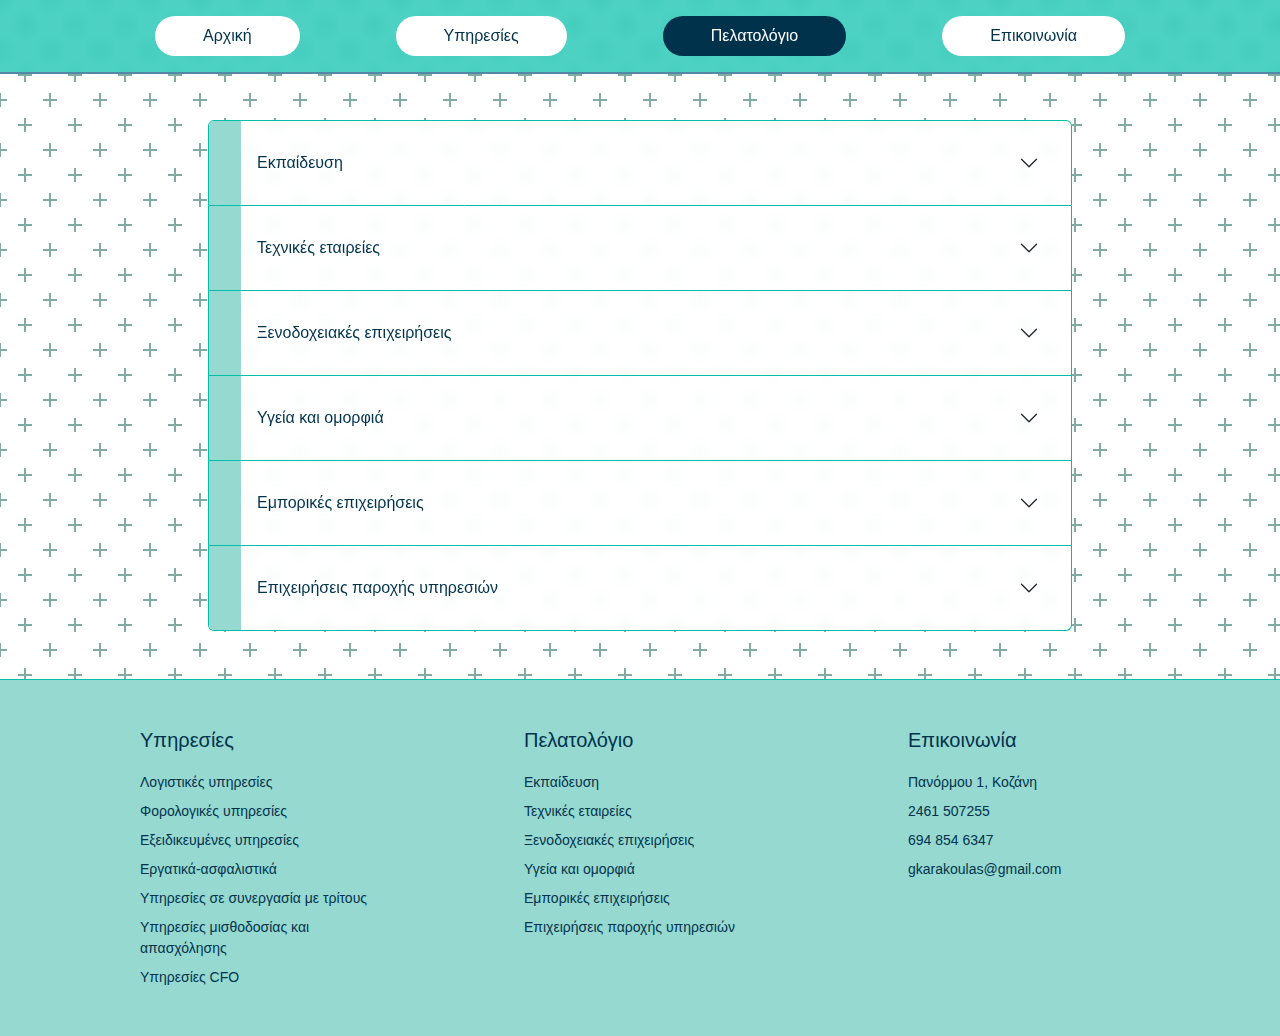
<file: HTML files/clientele.html>
<!--

UTF-8 character set:

    Exclamation mark: &#33;
    Quotation mark (double): &quot; or &#34;
    Number sign: &#35;
    Ampersand: &amp; or &#38;
    Quotation mark (single) or apostrophe: &apos; or &#39;
    Left parenthesis: &#40;
    Right parenthesis: &#41;
    Asterisk: &#42;
    Plus sign: &#43;
    Comma: &#44;
    Hyphen-minus: &#45; 
    Full stop: &#46;
    Solidus: &#47;
    Colon: &#58;
    Semicolon: &#59;
    Less than: &lt; or &#60;
    Equals sign: &#61;
    Greater than: &gt; or &#62;
    Question mark: &#63;
    Commercial at: &#64;
    Left square bracket: &#91;
    Reverse solidus: &#92;
    Right square bracket: &#93;
    Vertical line: &#124;
    Latin capital letter U with diaeresis: &#220;
    Small letter Iota with dialytika and tonos: &#912;
    Capital letter Iota with dialytika: &#938;
    Small letter Upsilon with dialytika and tonos: &#944;

-->

<!DOCTYPE html>
<html lang="en">

    <head>
        <meta charset="UTF-8">
        <meta name="viewport" content="width=device-width, initial-scale=1.0">
        <title>Γιώργος Καρακούλας &#124; Πελατολόγιο</title>
        <link rel="icon" sizes="128x128" href="../Images/Icon.png">

        <!-- Stylesheets -->
        <link href="https://cdn.jsdelivr.net/npm/bootstrap@5.3.3/dist/css/bootstrap.min.css" rel="stylesheet"
            integrity="sha384-QWTKZyjpPEjISv5WaRU9OFeRpok6YctnYmDr5pNlyT2bRjXh0JMhjY6hW+ALEwIH" crossorigin="anonymous">
        <link rel="stylesheet" href="https://cdn.jsdelivr.net/npm/bootstrap-icons@1.13.1/font/bootstrap-icons.min.css">
        <link href="../CSS files/clienteleStyle.css" rel="stylesheet" type="text/css">
    </head>

    <body>
        <!-- Navigation bar with four elements -->
        <nav class="navbar navbar-expand-sm py-3 fixed-top">
            <ul class="navbar-nav">
                <li class="nav-item px-sm-2 px-md-3 px-lg-4 px-xl-5">
                    <a href="../index.html" class="nav-link px-sm-3 px-md-4 px-xl-5" aria-current="page">Αρχική</a>
                </li>

                <li class="nav-item px-sm-2 px-md-3 px-lg-4 px-xl-5">
                    <a href="./services.html" class="nav-link px-sm-3 px-md-4 px-xl-5">Υπηρεσίες</a>
                </li>

                <li class="nav-item px-sm-2 px-md-3 px-lg-4 px-xl-5">
                    <a href="./clientele.html" class="nav-link px-sm-3 px-md-4 px-xl-5">Πελατολόγιο</a>
                </li>
                
                <li class="nav-item px-sm-2 px-md-3 px-lg-4 px-xl-5">
                    <a href="./contact.html" class="nav-link px-sm-3 px-md-4 px-xl-5">Επικοινωνία</a>
                </li>
            </ul>
        </nav>


        <!-- List with the clients of the office and their respective fields, in the form of an accordion -->
        <section class="accordion m-auto p-5" id="accordionPanelsStayOpenExample">
            <!-- Clients with businesses in education -->
            <article class="accordion-item">
                <h2 class="accordion-header">
                    <button class="accordion-button collapsed" type="button" data-bs-toggle="collapse"
                        data-bs-target="#panelsStayOpen-collapseOne" aria-expanded="false"
                        aria-controls="panelsStayOpen-collapseOne">
                        Εκπαίδευση
                    </button>
                </h2>

                <div id="panelsStayOpen-collapseOne" class="accordion-collapse collapse">
                    <div class="accordion-body">
                        <ul>
                            <li>
                                <a href="https://acta-edu.gr/" target="_blank">ACTA</a>

                                <p>Μέλος του ομίλου της <a href="https://tuvaustriahellas.gr/" target="_blank" id="inside">
                                    T&#220;V AUSTRIA HELLAS</a></p>

                                <p>Υπηρεσίες πιστοποίησης δεξιοτήτων &#40;Θεσσαλονίκη&#41;</p>
                            </li>

                            <li>
                                <a href="https://keycert.net/" target="_blank">KeyCERT</a>

                                <p>Υπηρεσίες πιστοποίησης δεξιοτήτων &#40;Θεσσαλονίκη&#41;</p>
                            </li>

                            <li>
                                <a href="https://interactive.gr/" target="_blank">INTERACTIVE</a>

                                <p>ΚΕΔΙΒΙΜ &#40;με 5 παραρτήματα σε Δυτική και Κεντρική Μακεδονία&#41;</p>
                            </li>

                            <li>
                                <a href="https://www.facebook.com/61561488254728/" target="_blank">Palso Κοζάνης&#45;Γρεβενών</a>

                                <p>Σύλλογος ιδιοκτητών κέντρων ξένων γλωσσών</p>
                            </li>

                            <li>
                                <p>Ζήκου Μαργαρίτα</p>

                                <p>Κέντρο ξένων γλωσσών &#40;Τσοτύλι Κοζάνης&#41;</p>
                            </li>

                            <li>
                                <a href="https://e-kathigitis.gr/" target="_blank">Δολαπτσόπουλος Δημήτρης</a>

                                <p>Φροντιστήριο Μ&#46;Ε&#46; &#40;Νεάπολη Κοζάνης&#41;</p>
                            </li>

                            <li>
                                <a href="https://www.facebook.com/frontistirio20/" target="_blank">Φροντιστήριο 20&apos;</a>

                                <p>Φροντιστήριο Μ&#46;Ε&#46; &#40;Κοζάνη&#41;</p>
                            </li>

                            <li>
                                <p>Ρηγάκης Λεωνίδας</p>

                                <p>Φροντιστήριο Μ&#46;Ε&#46; &#40;Κοζάνη&#41;</p>
                            </li>

                            <li>
                                <p>Καρακούλας Βαγγέλης</p>

                                <p>Φροντιστήριο Μ&#46;Ε&#46; &#40;Πτολεμα&#912;δα&#41;</p>
                            </li>

                            <li>
                                <p>Μαλλού Ιωάννα</p>

                                <p>Κέντρο ξένων γλωσσών &#40;Βελβεντό Κοζάνης&#41;</p>
                            </li>

                            <li>
                                <a href="https://www.facebook.com/DavidSchoolOfEnglish/" target="_blank">Lucy David</a>

                                <p>Κέντρο ξένων γλωσσών &#40;Κοζάνη&#41;</p>
                            </li>
                        </ul>
                    </div>
                </div>
            </article>
        
            <!-- Clients with businesses in construction and industrial services -->
            <article class="accordion-item">
                <h2 class="accordion-header">
                    <button class="accordion-button collapsed" type="button" data-bs-toggle="collapse"
                        data-bs-target="#panelsStayOpen-collapseTwo" aria-expanded="false"
                        aria-controls="panelsStayOpen-collapseTwo">
                        Τεχνικές εταιρείες
                    </button>
                </h2>

                <div id="panelsStayOpen-collapseTwo" class="accordion-collapse collapse">
                    <div class="accordion-body">
                        <ul>
                            <li>
                                <a href="http://www.polisparking.gr/" target="_blank">POLIS PARKING</a>

                                <p>Εταιρεία οικοδομικών κατασκευών και διαχείρισης ακίνητης περιουσίας &#40;Κοζάνη&#41;</p>
                            </li>

                            <li>
                                <a href="http://www.polisconstructions.gr/" target="_blank">POLIS ΚΑΤΑΣΚΕΥΑΣΤΙΚΗ</a>

                                <p>Κατασκευαστική εταιρεία δημόσιων και ιδιωτικών έργων &#40;Κοζάνη&#41;</p>
                            </li>

                            <li>
                                <a href="https://www.inarde-engineering.com/" target="_blank">INARDE ENGINEERING</a>

                                <p>Τεχνική εταιρεία εγκατάστασεων inox &#40;Άργυλος Κοζάνης&#41;</p>
                            </li>

                            <li>
                                <a href="https://intecoike.gr/" target="_blank">INTECO</a>

                                <p>Τεχνική εταιρεία εγκατάστασεων inox σε βιομηχανίες &#40;Πτολεμα&#912;δα&#41;</p>
                            </li>

                            <li>
                                <p>Inteal</p>

                                <p>Εγκατάστασεις inox σε βιομηχανίες τροφίμων &#40;Αμύνταιο Φλώρινας&#41;</p>
                            </li>

                            <li>
                                <a href="https://www.anthimos-signs.gr/" target="_blank">Επιγραφές <i>Άνθιμος</i></a>

                                <p>Εργαστήριο επιγραφών &#40;Κοζάνη&#41;</p>
                            </li>

                            <li>
                                <p>GREEK GOLD DAIRY</p>

                                <p>Τυροκομείο &#40;Τρίκαλα&#41;</p>
                            </li>
                        </ul>
                    </div>
                </div>
            </article>

            <!-- Clients with businesses in tourism -->
            <article class="accordion-item">
                <h2 class="accordion-header">
                    <button class="accordion-button collapsed" type="button" data-bs-toggle="collapse"
                        data-bs-target="#panelsStayOpen-collapseThree" aria-expanded="false"
                        aria-controls="panelsStayOpen-collapseThree">
                        Ξενοδοχειακές επιχειρήσεις
                    </button>
                </h2>

                <div id="panelsStayOpen-collapseThree" class="accordion-collapse collapse">
                    <div class="accordion-body">
                        <ul>
                            <li>
                                <p>La Vita Philoxenia</p> 
                                
                                <p>Ξενοδοχειακές επιχειρήσεις</p>
                            </li>

                            <li>
                                <a href="https://raphaelskiathos.gr/" target="_blank">Raphael Skiathos Living</a>

                                <p>Ενοικιαζόμενα δωμάτια &#40;Σκιάθος&#41;</p>
                            </li>
                        </ul>
                    </div>
                </div>
            </article>
            
            <!-- Clients with businesses in health -->
            <article class="accordion-item">
                <h2 class="accordion-header">
                    <button class="accordion-button collapsed" type="button" data-bs-toggle="collapse"
                        data-bs-target="#panelsStayOpen-collapseFour" aria-expanded="false"
                        aria-controls="panelsStayOpen-collapseFour">
                        Υγεία και ομορφιά
                    </button>
                </h2>

                <div id="panelsStayOpen-collapseFour" class="accordion-collapse collapse">
                    <div class="accordion-body">
                        <ul>
                            <li>
                                <a href="https://iasiskozani.com/" target="_blank">ίασις ΚΟΖΑΝΗΣ</a>

                                <p>Πολυχώρος υγείας &#40;Κοζάνη&#41;</p>
                            </li>

                            <li>
                                <p>Αργυροπούλου Γρηγορία&#44; Ρούμπας Γιάννης</p>

                                <p>Ιατρική εταιρεία με καρδιολογικό και γαστρεντερολογικό ιατρείο &#40;Πτολεμα&#912;δα&#41;</p>
                            </li>

                            <li>
                                <p>Βαγιάννα Ρωσσάνα</p>

                                <p>Μικροβιολογικό ιατρείο &#40;Κοζάνη&#41;</p>
                            </li>

                            <li>
                                <p>Bόμβας Θανάσης</p>

                                <p>Παθολογικό ιατρείο &#40;Κοζάνη&#41;</p>
                            </li>

                            <li>
                                <a href="https://sgavriilidis.gr/" target="_blank">Γαβριηλίδης Σταύρος</a>

                                <p>Ψυχιατρικό ιατρείο &#40;Κοζάνη&#41;</p>
                            </li>

                            <li>
                                <a href="https://www.lactationland.gr/" target="_blank">Lactationland</a>

                                <p>Θώμου Παρασκευή&#44; πιστοποιημένη σύμβουλος θηλασμού &#40;Κοζάνη&#44; Γρεβενά&#41;</p>
                            </li>

                            <li>
                                <p>Καλημέρη Νεραντζιά</p>

                                <p>Οδοντιατρείο &#40;Κοζάνη&#41;</p>
                            </li>

                            <li>
                                <p>Μόσχου Μαρία</p>

                                <p>Γενική ιατρός &#40;Κοζάνη&#41;</p>
                            </li>

                            <li>
                                <p>Παλαμά Μαρία</p>

                                <p>Οδοντιατρείο &#40;Κοζάνη&#41;</p>
                            </li>

                            <li>
                                <a href="https://nephrology-panou.com/" target="_blank">Πάνου Ελένη</a>

                                <p>Νεφρολόγος &#40;Κοζάνη&#44; Καστοριά&#41;</p>
                            </li>

                            <li>
                                <a href="https://www.sotiriapeletidou.gr/" target="_blank">Πελετίδου Σωτηρία</a>

                                <p>Πνευμονολογικό ιατρείο &#40;Κοζάνη&#41;</p>
                            </li>

                            <li>
                                <p>Πελτέκης Λεωνίδας</p>

                                <p>Παθολογικό ιατρείο &#40;Κοζάνη&#41;</p>
                            </li>

                            <li>
                                <p>Ραφαηλίδης Νεοκλής</p>

                                <p>Οδοντιατρείο &#40;Σκιάθος&#41;</p>
                            </li>

                            <li>
                                <a href="https://www.facebook.com/stefanoubeautycenter/" target="_blank">Στεφάνου Ελένη</a>

                                <p>Σύγχρονο κέντρο Αισθητικής &#40;Κοζάνη&#41;</p>
                            </li>

                            <li>
                                <a href="https://www.carebox.gr/" target="_blank"> Λάζαρος&#44; Στεφάνου ΣτεφάνουΑρίσταρχος</a>

                                <p>Συστεγασμένα φαρμακεία &#40;Κοζάνη&#41;</p>
                            </li>

                            <li>
                                <p>Σωτηρίου Σωτήρης</p>

                                <p>Καρδιολόγος &#40;Κοζάνη&#41;</p>
                            </li>

                            <li>
                                <p>Τατάρη Γεωργία</p>

                                <p>Γυναικολογικό ιατρείο &#40;Σέρρες&#44; Θεσσαλονίκη&#41;</p>
                            </li>

                            <li>
                                <a href="https://giannistzelliosorthopaedics.weebly.com/" target="_blank">Τζέλλιος Γιάννης</a>

                                <p>Ορθοπαιδικό ιατρείο &#40;Κοζάνη&#41;</p>
                            </li>

                            <li>
                                <p>Τσια&#912;ρης Σπύρος</p>

                                <p>Φυσικοθεραπευτής &#40;Ρέθυμνο&#41;</p>
                            </li>

                            <li>
                                <p>Φόνη Μαριάνθη</p>

                                <p>Παιδιατρικό ιατρείο &#40;Σκιάθος&#41;</p>
                            </li>

                            <li>
                                <a href="https://www.mednetgp.gr/" target="_blank">Χατζημανώλης Μανώλης</a>

                                <p>Γενικός ιατρός &#40;Κοζάνη&#41;</p>
                            </li>
                        </ul>
                    </div>
                </div>
            </article>
        
            <!-- Clients with businesses in retail -->
            <article class="accordion-item">
                <h2 class="accordion-header">
                    <button class="accordion-button collapsed" type="button" data-bs-toggle="collapse"
                        data-bs-target="#panelsStayOpen-collapseFive" aria-expanded="false"
                        aria-controls="panelsStayOpen-collapseFive">
                        Εμπορικές επιχειρήσεις
                    </button>
                </h2>

                <div id="panelsStayOpen-collapseFive" class="accordion-collapse collapse">
                    <div class="accordion-body">
                        <ul>
                            <li>
                                <a href="https://museboutique.gr/" target="_blank">MUSE BOUTIQUE</a>

                                <p>Γυναικεία ενδύματα &#40;Κοζάνη&#41;</p>
                            </li>

                            <li>
                                <p>PC LAB</p>

                                <p>Κατάστημα ηλεκτρονικών υπολογιστών &#40;Κοζάνη&#41;</p>
                            </li>

                            <li>
                                <a href="https://www.facebook.com/loukas.pram/" target="_blank">Blue Jeanious</a>

                                <p>Γυναικεία και ανδρικά ενδύματα &#40;Σιάτιστα&#41;</p>
                            </li>

                            <li>
                                <a href="https://woodenful.gr/" target="_blank">WoodenFul</a>

                                <p>Εμπόριο επίπλων &#40;Κοζάνη&#41;</p>
                            </li>

                            <li>
                                <p>Αγροτικές Επιχειρήσεις Αγίας Παρασκευής Α&apos;</p>

                                <p>Εμπόριο ελαιούχων σπόρων και σιτηρών</p>
                            </li>

                            <li>
                                <p>Παπαδόπουλος Αργύρης</p>

                                <p>Αρτοποιείο στην &#40;Άνω Κώμη Κοζάνης&#41;</p>
                            </li>

                            <li>
                                <p>Βογδόπουλος Κωνσταντίνος</p>

                                <p>Κρεοπωλείο &#40;Κοζάνη&#41;</p>
                            </li>

                            <li>
                                <p>Γεωπονία και Κήπος</p>

                                <p>Γεωπονικά είδη &#40;Κοζάνη&#41;</p>
                            </li>

                            <li>
                                <p>Quick market</p>

                                <p>Επιχείρηση mini market &#40;Κρόκος Κοζάνης&#41;</p>
                            </li>
                        </ul>
                    </div>
                </div>
            </article>
        
            <!-- Clients with businesses in provision of services -->
            <article class="accordion-item">
                <h2 class="accordion-header">
                    <button class="accordion-button collapsed" type="button" data-bs-toggle="collapse"
                        data-bs-target="#panelsStayOpen-collapseSix" aria-expanded="false"
                        aria-controls="panelsStayOpen-collapseSix">
                        Επιχειρήσεις παροχής υπηρεσιών
                    </button>
                </h2>

                <div id="panelsStayOpen-collapseSix" class="accordion-collapse collapse">
                    <div class="accordion-body">
                        <ul>
                            <li>
                                <p>Cherrit</p>

                                <p>Yπηρεσίες Πληροφορικής &#40;Θεσσαλονίκη&#41;</p>
                            </li>

                            <li>
                                <p>Ζυμάρας Γιώργος</p>

                                <p>Συνεργείο αυτοκινήτων &#40;Κοζάνη&#41;</p>
                            </li>

                            <li>
                                <p>Ιορδανίδης Γιώργος</p>

                                <p>Υπηρεσίες Front&#45;End Development &#40;Κοζάνη&#41;</p>
                            </li>

                            <li>
                                <p>Active Promotion</p>

                                <p>Διαφημιστικό γραφείο &#40;Κοζάνη&#41;</p>
                            </li>

                            <li>
                                <p>Καραλίγκας Γιάννης</p>

                                <p>Θεριζοαλωνιστής &#40;Κοζάνη&#41;</p>
                            </li>

                            <li>
                                <a href="https://www.facebook.com/karatoulioti.artemis/" target="_blank">Καρατουλιώτη Άρτεμις</a>

                                <p>Διακοσμήτρια&#45;σχεδιάστρια &#40;Κοζάνη&#41;</p>
                            </li>

                            <li>
                                <p>Καρατουλιώτης Κωνσταντίνος</p>

                                <p>Πολιτικός μηχανικός &#40;Κοζάνη&#41;</p>
                            </li>

                            <li>
                                <p>Κοζώνης Κυριάκος</p>
                                
                                <p>Μηχανολόγος μηχανικός &#40;Κοζάνη&#41;</p>
                            </li>

                            <li>
                                <p>Μπούρτσου Αναστασία</p>

                                <p>Ηλεκτρολόγος μηχανικός &#40;Κοζάνη&#41;</p>
                            </li>

                            <li>
                                <p>Παπαδόπουλος Θάνος</p>

                                <p>Ηλεκτρολόγος μηχανικός &#40;Κοζάνη&#41;</p>
                            </li>

                            <li>
                                <p>Παπαδοπούλου Σωσάνα</p>

                                <p>Υπηρεσίες διερμηνείας και διοργάνωσης υπαίθριων τουριστικών δραστηριοτήτων &#40;Ικαρία&#41;</p>
                            </li>

                            <li>
                                <p>Πάτσιος Γιάννης</p>

                                <p>Εταιρεία οδικών μεταφορών &#40;Κοζάνη&#41;</p>
                            </li>

                            <li>
                                <p>Ρούσης Σωτήρης</p>

                                <p>Συνεργείο αυτοκινήτων &#40;Κοζάνη&#41;</p>
                            </li>

                            <li>
                                <p>Τράγιας Δημήτρης</p>

                                <p>Επισκευές επίπλων &#40;Κοζάνη&#41;</p>
                            </li>

                            <li>
                                <a href="https://omikron.tv/" target="_blank"><i>Omikron</i> Διαφημιστική</a>

                                <p>Διαφημιστικό γραφείο &#40;Κοζάνη&#41;</p>
                            </li>

                            <li>
                                <p>Φίλιου Αναστασία</p>

                                <p>Νομικές υπηρεσίες</p>
                            </li>
                        </ul>
                    </div>
                </div>
            </article>
        </section>


        <!-- Footer with three columns -->
        <footer class="row row-cols-1 row-cols-sm-2 row-cols-md-5 pt-5 pb-4 justify-content-evenly position-relative">
            <!-- First column -->
            <article class="col mb-3">
                <h5 class="pb-1 mb-3">
                    <a href="./services.html" class="nav-link">Υπηρεσίες</a>
                </h5>

                <ul class="nav flex-column">
                    <li class="nav-item mb-2">Λογιστικές υπηρεσίες</li>

                    <li class="nav-item mb-2">Φορολογικές υπηρεσίες</li>

                    <li class="nav-item mb-2">Εξειδικευμένες υπηρεσίες</li>

                    <li class="nav-item mb-2">Εργατικά&#45;ασφαλιστικά</li>

                    <li class="nav-item mb-2">Υπηρεσίες σε συνεργασία με τρίτους</li>

                    <li class="nav-item mb-2">Υπηρεσίες μισθοδοσίας και απασχόλησης</li>

                    <li class="nav-item mb-2">Υπηρεσίες CFO</li>
                </ul>
            </article>

            <!-- Second column -->
            <article class="col mb-3">
                <h5 class="pb-1 mb-3">
                    <a href="./clientele.html" class="nav-link">Πελατολόγιο</a>
                </h5>

                <ul class="nav flex-column">
                    <li class="nav-item mb-2">Εκπαίδευση</li>

                    <li class="nav-item mb-2">Τεχνικές εταιρείες</li>

                    <li class="nav-item mb-2">Ξενοδοχειακές επιχειρήσεις</li>

                    <li class="nav-item mb-2">Υγεία και ομορφιά</li>
                    
                    <li class="nav-item mb-2">Εμπορικές επιχειρήσεις</li>

                    <li class="nav-item mb-2">Επιχειρήσεις παροχής υπηρεσιών</li>
                </ul>
            </article>

            <!-- Third column -->
            <article class="col mb-3">
                <h5 class="pb-1 mb-3">
                    <a href="./contact.html" class="nav-link">Επικοινωνία</a>
                </h5>

                <ul class="nav flex-column">
                    <li class="nav-item mb-2">
                        <a href="https://maps.app.goo.gl/cRAnTQ7Rm5EumrDDA" target="_blank"
                            class="nav-link p-0" id="map">Πανόρμου 1&#44; Κοζάνη</a>
                    </li>

                    <li class="nav-item mb-2">2461 507255</li>

                    <li class="nav-item mb-2">694 854 6347</li>

                    <li class="nav-item mb-2">gkarakoulas&#64;gmail&#46;com</li>
                </ul>
            </article>
        </footer>

        
        <!-- JavaScript from Bootstrap -->
        <script src="https://cdn.jsdelivr.net/npm/bootstrap@5.3.3/dist/js/bootstrap.bundle.min.js"
            integrity="sha384-YvpcrYf0tY3lHB60NNkmXc5s9fDVZLESaAA55NDzOxhy9GkcIdslK1eN7N6jIeHz" crossorigin="anonymous"></script>
    </body>

</html>
</file>
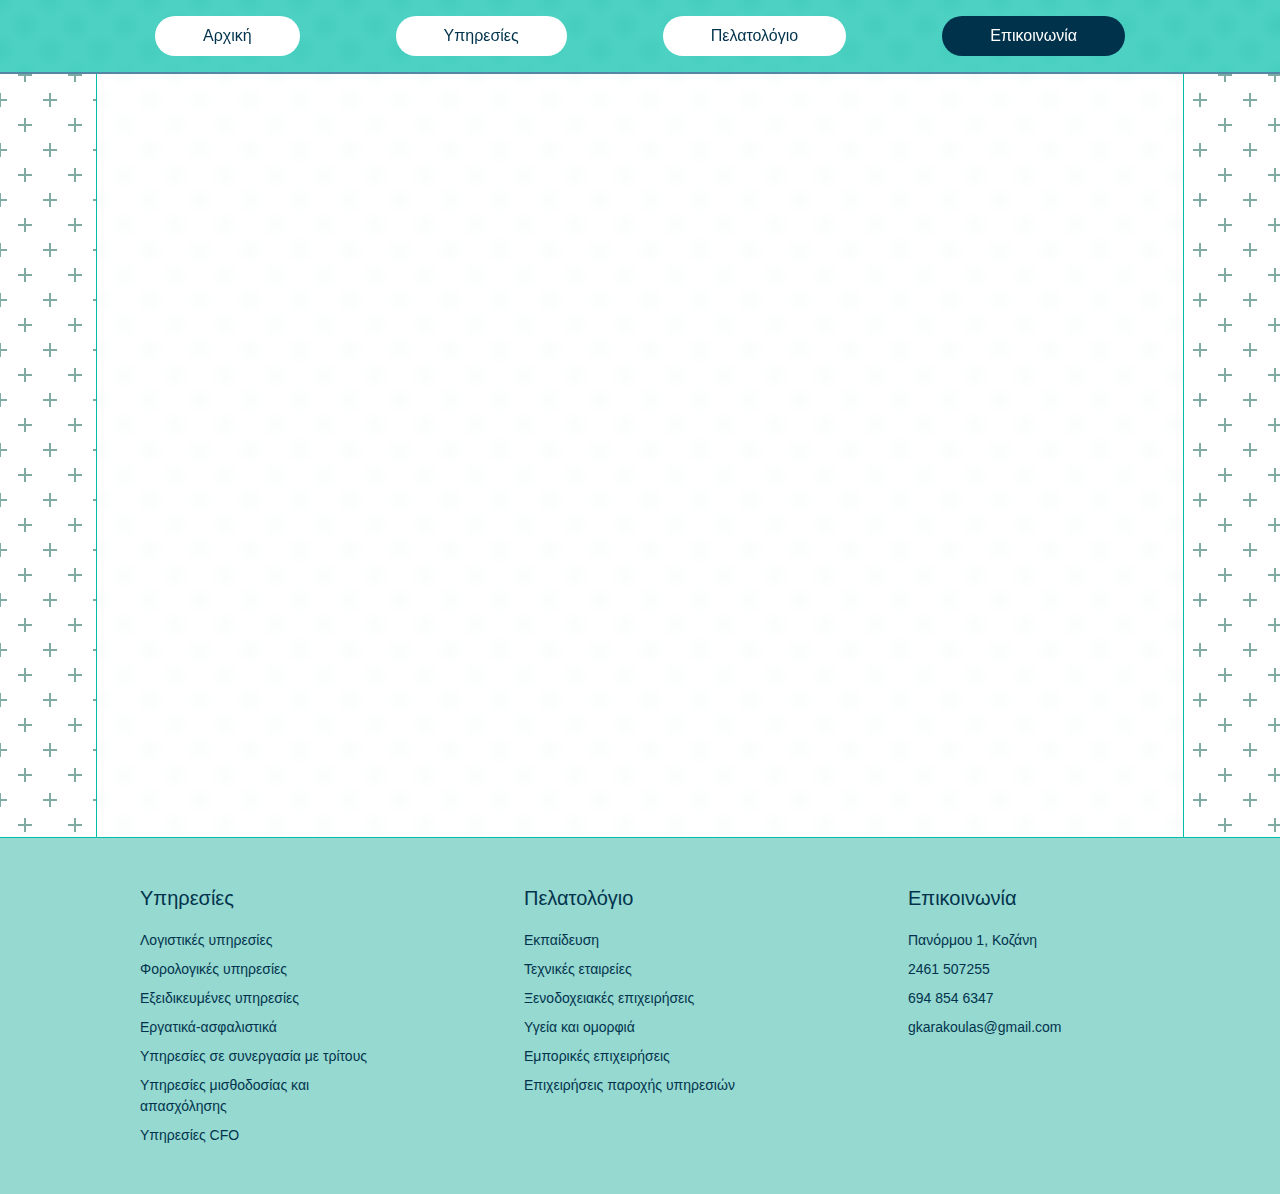
<file: HTML files/contact.html>
<!--

UTF-8 character set:

    Exclamation mark: &#33;
    Quotation mark (double): &quot; or &#34;
    Number sign: &#35;
    Ampersand: &amp; or &#38;
    Quotation mark (single) or apostrophe: &apos; or &#39;
    Left parenthesis: &#40;
    Right parenthesis: &#41;
    Asterisk: &#42;
    Plus sign: &#43;
    Comma: &#44;
    Hyphen-minus: &#45; 
    Full stop: &#46;
    Solidus: &#47;
    Colon: &#58;
    Semicolon: &#59;
    Less than: &lt; or &#60;
    Equals sign: &#61;
    Greater than: &gt; or &#62;
    Question mark: &#63;
    Commercial at: &#64;
    Left square bracket: &#91;
    Reverse solidus: &#92;
    Right square bracket: &#93;
    Vertical line: &#124;
    Latin capital letter U with diaeresis: &#220;
    Small letter Iota with dialytika and tonos: &#912;
    Capital letter Iota with dialytika: &#938;
    Small letter Upsilon with dialytika and tonos: &#944;

-->

<!DOCTYPE html>
<html lang="en">

    <head>
        <meta charset="UTF-8">
        <meta name="viewport" content="width=device-width, initial-scale=1.0">
        <title>Γιώργος Καρακούλας &#124; Επικοινωνία</title>
        <link rel="icon" sizes="128x128" href="../Images/Icon.png">

        <!-- Stylesheets -->
        <link href="https://cdn.jsdelivr.net/npm/bootstrap@5.3.3/dist/css/bootstrap.min.css" rel="stylesheet"
            integrity="sha384-QWTKZyjpPEjISv5WaRU9OFeRpok6YctnYmDr5pNlyT2bRjXh0JMhjY6hW+ALEwIH" crossorigin="anonymous">
        <link rel="stylesheet" href="https://cdn.jsdelivr.net/npm/bootstrap-icons@1.13.1/font/bootstrap-icons.min.css">
        <link rel="stylesheet" href="https://cdnjs.cloudflare.com/ajax/libs/font-awesome/6.5.1/css/all.min.css"
            integrity="sha512-DTOQO9RWCH3ppGqcWaEA1BIZOC6xxalwEsw9c2QQeAIftl+Vegovlnee1c9QX4TctnWMn13TZye+giMm8e2LwA=="
            crossorigin="anonymous" referrerpolicy="no-referrer">
        <link href="../CSS files/contactStyle.css" rel="stylesheet" type="text/css">
    </head>

    <body>
        <!-- Navigation bar with four elements -->
        <nav class="navbar navbar-expand-sm py-3 fixed-top">
            <ul class="navbar-nav">
                <li class="nav-item px-sm-2 px-md-3 px-lg-4 px-xl-5">
                    <a href="../index.html" class="nav-link px-sm-3 px-md-4 px-xl-5" aria-current="page">Αρχική</a>
                </li>

                <li class="nav-item px-sm-2 px-md-3 px-lg-4 px-xl-5">
                    <a href="./services.html" class="nav-link px-sm-3 px-md-4 px-xl-5">Υπηρεσίες</a>
                </li>

                <li class="nav-item px-sm-2 px-md-3 px-lg-4 px-xl-5">
                    <a href="./clientele.html" class="nav-link px-sm-3 px-md-4 px-xl-5">Πελατολόγιο</a>
                </li>

                <li class="nav-item px-sm-2 px-md-3 px-lg-4 px-xl-5">
                    <a href="./contact.html" class="nav-link px-sm-3 px-md-4 px-xl-5">Επικοινωνία</a>
                </li>
            </ul>
        </nav>


        <!-- Contact information -->
        <section id="contact-info-section" class="d-flex flex-column justify-content-between">
            <!-- Title -->
            <div id="contact-title-container">
                <h2 class="text-center">Στοιχεία Επικοινωνίας</h2>
            </div>

            <!-- Information -->
            <div id="contact-card" class="d-flex flex-column justify-content-evenly align-items-center mt-4 mb-3">
                <div class="info-line d-flex justify-content-center py-3 rounded-5">
                    <i class="fas fa-map-marker-alt me-3"></i>

                    <span class="info-text">Πανόρμου 1, Κοζάνη</span>
                </div>

                <div class="info-line d-flex justify-content-center py-3 rounded-5">
                    <i class="fas fa-phone me-3"></i>

                    <span class="info-text">2461 507255</span>
                </div>

                <div class="info-line d-flex justify-content-center py-3 rounded-5">
                    <i class="fas fa-mobile-alt me-3"></i>

                    <span class="info-text">694 854 6347</span>
                </div>

                <div class="info-line d-flex justify-content-center py-3 rounded-5">
                    <i class="fas fa-envelope me-3"></i>

                    <span class="info-text">gkarakoulas@gmail.com</span>
                </div>
            </div>
        </section>


        <!-- Footer with three columns -->
        <footer class="row row-cols-1 row-cols-sm-2 row-cols-md-5 pt-5 pb-4 justify-content-evenly position-relative">
            <!-- First column -->
            <article class="col mb-3">
                <h5 class="pb-1 mb-3">
                    <a href="./services.html" class="nav-link">Υπηρεσίες</a>
                </h5>

                <ul class="nav flex-column">
                    <li class="nav-item mb-2">Λογιστικές υπηρεσίες</li>

                    <li class="nav-item mb-2">Φορολογικές υπηρεσίες</li>

                    <li class="nav-item mb-2">Εξειδικευμένες υπηρεσίες</li>

                    <li class="nav-item mb-2">Εργατικά&#45;ασφαλιστικά</li>

                    <li class="nav-item mb-2">Υπηρεσίες σε συνεργασία με τρίτους</li>

                    <li class="nav-item mb-2">Υπηρεσίες μισθοδοσίας και απασχόλησης</li>

                    <li class="nav-item mb-2">Υπηρεσίες CFO</li>
                </ul>
            </article>

            <!-- Second column -->
            <article class="col mb-3">
                <h5 class="pb-1 mb-3">
                    <a href="./clientele.html" class="nav-link">Πελατολόγιο</a>
                </h5>

                <ul class="nav flex-column">
                    <li class="nav-item mb-2">Εκπαίδευση</li>

                    <li class="nav-item mb-2">Τεχνικές εταιρείες</li>

                    <li class="nav-item mb-2">Ξενοδοχειακές επιχειρήσεις</li>

                    <li class="nav-item mb-2">Υγεία και ομορφιά</li>

                    <li class="nav-item mb-2">Εμπορικές επιχειρήσεις</li>

                    <li class="nav-item mb-2">Επιχειρήσεις παροχής υπηρεσιών</li>
                </ul>
            </article>

            <!-- Third column -->
            <article class="col mb-3">
                <h5 class="pb-1 mb-3">
                    <a href="./contact.html" class="nav-link">Επικοινωνία</a>
                </h5>

                <ul class="nav flex-column">
                    <li class="nav-item mb-2">
                        <a href="https://maps.app.goo.gl/cRAnTQ7Rm5EumrDDA" target="_blank" class="nav-link p-0"
                            id="map">Πανόρμου 1&#44; Κοζάνη</a>
                    </li>

                    <li class="nav-item mb-2">2461 507255</li>

                    <li class="nav-item mb-2">694 854 6347</li>

                    <li class="nav-item mb-2">gkarakoulas&#64;gmail&#46;com</li>
                </ul>
            </article>
        </footer>


        <!-- JavaScript from Bootstrap -->
        <script src="https://cdn.jsdelivr.net/npm/bootstrap@5.3.3/dist/js/bootstrap.bundle.min.js"
            integrity="sha384-YvpcrYf0tY3lHB60NNkmXc5s9fDVZLESaAA55NDzOxhy9GkcIdslK1eN7N6jIeHz"
            crossorigin="anonymous"></script>
    </body>

</html>
</file>
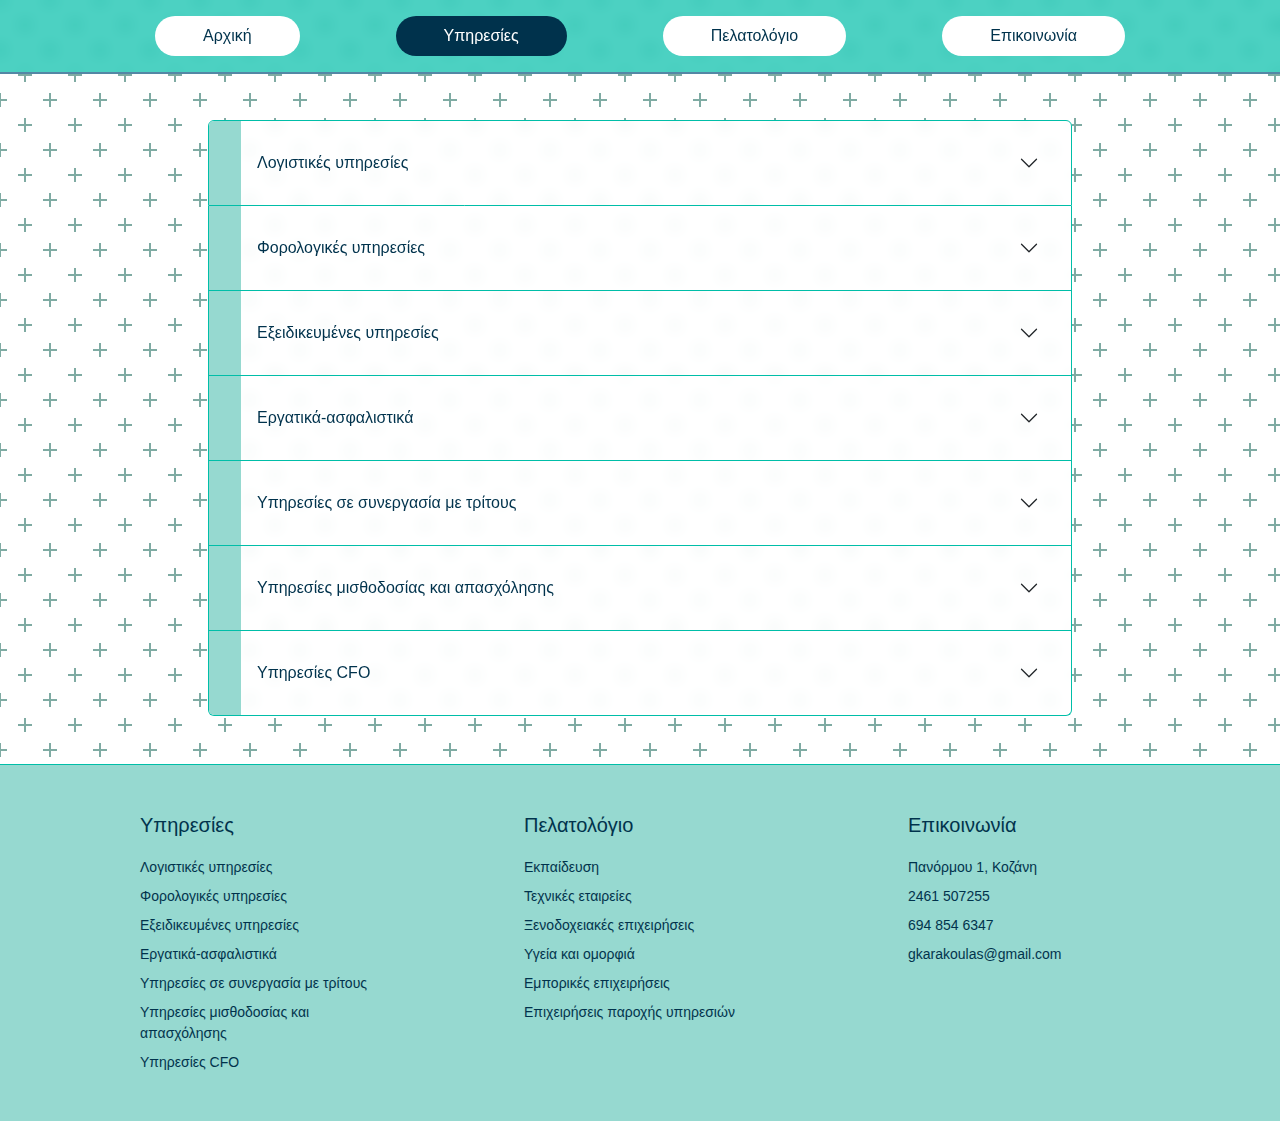
<file: HTML files/services.html>
<!--

UTF-8 character set:

    Exclamation mark: &#33;
    Quotation mark (double): &quot; or &#34;
    Number sign: &#35;
    Ampersand: &amp; or &#38;
    Quotation mark (single) or apostrophe: &apos; or &#39;
    Left parenthesis: &#40;
    Right parenthesis: &#41;
    Asterisk: &#42;
    Plus sign: &#43;
    Comma: &#44;
    Hyphen-minus: &#45; 
    Full stop: &#46;
    Solidus: &#47;
    Colon: &#58;
    Semicolon: &#59;
    Less than: &lt; or &#60;
    Equals sign: &#61;
    Greater than: &gt; or &#62;
    Question mark: &#63;
    Commercial at: &#64;
    Left square bracket: &#91;
    Reverse solidus: &#92;
    Right square bracket: &#93;
    Vertical line: &#124;
    Latin capital letter U with diaeresis: &#220;
    Small letter Iota with dialytika and tonos: &#912;
    Capital letter Iota with dialytika: &#938;
    Small letter Upsilon with dialytika and tonos: &#944;

-->

<!DOCTYPE html>
<html lang="en">

    <head>
        <meta charset="UTF-8">
        <meta name="viewport" content="width=device-width, initial-scale=1.0">
        <title>Γιώργος Καρακούλας &#124; Υπηρεσίες</title>
        <link rel="icon" sizes="128x128" href="../Images/Icon.png">

        <!-- Stylesheets -->
        <link href="https://cdn.jsdelivr.net/npm/bootstrap@5.3.3/dist/css/bootstrap.min.css" rel="stylesheet"
            integrity="sha384-QWTKZyjpPEjISv5WaRU9OFeRpok6YctnYmDr5pNlyT2bRjXh0JMhjY6hW+ALEwIH" crossorigin="anonymous">
        <link rel="stylesheet" href="https://cdn.jsdelivr.net/npm/bootstrap-icons@1.13.1/font/bootstrap-icons.min.css">
        <link href="../CSS files/servicesStyle.css" rel="stylesheet" type="text/css">
    </head>

    <body>
        <!-- Navigation bar with four elements -->
        <nav class="navbar navbar-expand-sm py-3 fixed-top">
            <ul class="navbar-nav">
                <li class="nav-item px-sm-2 px-md-3 px-lg-4 px-xl-5">
                    <a href="../index.html" class="nav-link px-sm-3 px-md-4 px-xl-5" aria-current="page">Αρχική</a>
                </li>

                <li class="nav-item px-sm-2 px-md-3 px-lg-4 px-xl-5">
                    <a href="./services.html" class="nav-link px-sm-3 px-md-4 px-xl-5">Υπηρεσίες</a>
                </li>

                <li class="nav-item px-sm-2 px-md-3 px-lg-4 px-xl-5">
                    <a href="./clientele.html" class="nav-link px-sm-3 px-md-4 px-xl-5">Πελατολόγιο</a>
                </li>
                
                <li class="nav-item px-sm-2 px-md-3 px-lg-4 px-xl-5">
                    <a href="./contact.html" class="nav-link px-sm-3 px-md-4 px-xl-5">Επικοινωνία</a>
                </li>
            </ul>
        </nav>


        <!-- List with the services that are offered, in the form of an accordion  -->
        <section class="accordion m-auto p-5" id="accordionPanelsStayOpenExample">
            <!-- Accounting services section -->
            <article class="accordion-item">
                <h2 class="accordion-header">
                    <button class="accordion-button collapsed" type="button" data-bs-toggle="collapse"
                        data-bs-target="#panelsStayOpen-collapseOne" aria-expanded="false"
                        aria-controls="panelsStayOpen-collapseOne">
                        Λογιστικές υπηρεσίες
                    </button>
                </h2>

                <div id="panelsStayOpen-collapseOne" class="accordion-collapse collapse">
                    <div class="accordion-body">
                        <ul>
                            <li>Οργάνωση και επίβλεψη λογιστηρίου</li>

                            <li>Κάλυψη εξωτερικών εργασιών σε θέματα λογιστηρίου</li>

                            <li>Τήρηση και ενημέρωση λογιστικών βιβλίων</li>

                            <li>Διοικητική λογιστική</li>

                            <li>Ίδρυση&#44; μεταβολή&#44; διακοπή εταιρείας</li>

                            <li>Έκθεση οικονομικών μεγεθών εταιρείας ανά τρίμηνο</li>
                        </ul>
                    </div>
                </div>
            </article>

            <!-- Tax services section -->
            <article class="accordion-item">
                <h2 class="accordion-header">
                    <button class="accordion-button collapsed" type="button" data-bs-toggle="collapse"
                        data-bs-target="#panelsStayOpen-collapseTwo" aria-expanded="false"
                        aria-controls="panelsStayOpen-collapseTwo">
                        Φορολογικές υπηρεσίες
                    </button>
                </h2>

                <div id="panelsStayOpen-collapseTwo" class="accordion-collapse collapse">
                    <div class="accordion-body">
                        <ul>
                            <li>Για ιδιώτες:</li>

                            <ul>
                                <li>Δηλώσεις φόρου εισοδημάτων Ε1</li>

                                <li>Δηλώσεις μισθωμάτων Ε2</li>

                                <li>Δηλώσεις ακινήτων Ε9</li>
                            </ul>

                            <li>Για επιχειρήσεις:</li>

                            <ul>
                                <li>Φορολογικές δηλώσεις</li>
                                
                                <li>Δηλώσεις Φ&#46;Π&#46;Α&#46; &#40;VIES και Intrasit&#41;</li>

                                <li>Δηλώσεις παρακρατούμενων φόρων</li>

                                <li>Δηλώσεις υπεραξίας μεταβίβασης εταιρειών</li>

                                <li>Φοροτεχνικές υπηρεσίες</li>

                                <li>Εταρική φορολογική συμμόρφωση</li>

                                <li>Υπηρεσίες φορολογικής εκπροσώπησης</li>

                                <li>Φορολογία και Φ&#46;Π&#46;Α&#46;</li>

                                <li>Φορολογικός σχεδιασμός</li>

                                <li>Φορολογικοί έλεγχοι</li>

                                <li>Προληπτικός φορολογικός έλεγχος</li>

                                <li>Ενδοομιλικές συναλλαγές</li>
                            </ul>                        
                        </ul>
                    </div>
                </div>
            </article>

            <!-- Specialized services section -->
            <article class="accordion-item">
                <h2 class="accordion-header">
                    <button class="accordion-button collapsed" type="button" data-bs-toggle="collapse"
                        data-bs-target="#panelsStayOpen-collapseThree" aria-expanded="false"
                        aria-controls="panelsStayOpen-collapseThree">
                        Εξειδικευμένες υπηρεσίες
                    </button>
                </h2>

                <div id="panelsStayOpen-collapseThree" class="accordion-collapse collapse">
                    <div class="accordion-body">
                        <ul>
                            <li>Διάγνωση και ανάλυση ισολογισμού</li>

                            <li>Ανάλυση κρίσιμων σημείων για την ομαλή λειτουργία της επιχείρησης</li>

                            <li>Αριθμοδείκτες με ανάλυση</li>

                            <li>Ανάλυση νεκρού σημείου &#40;αναλυτικοί πίνακες και ανάλυση ευαισθησίας πωλήσεων&#41;</li>

                            <li>Μηνιαίες&#47;ετήσιες αναφορές</li>

                            <li>Προ&#944;πολογισμός&#44; προκαθορισμένα κόστη&#44; ταμειακές ροές &#40;cash flow&#41;</li>

                            <li>Υπηρεσίες εσωτερικού ελεγκτή</li>
                        </ul>
                    </div>
                </div>
            </article>

            <!-- Work-related, insurance-related issues section -->
            <article class="accordion-item">
                <h2 class="accordion-header">
                    <button class="accordion-button collapsed" type="button" data-bs-toggle="collapse"
                        data-bs-target="#panelsStayOpen-collapseFour" aria-expanded="false"
                        aria-controls="panelsStayOpen-collapseFour">
                        Εργατικά-ασφαλιστικά
                    </button>
                </h2>

                <div id="panelsStayOpen-collapseFour" class="accordion-collapse collapse">
                    <div class="accordion-body">
                        <ul>
                            <li>Ολοκληρωμένες λύσεις υπολογισμού μισθοδοσίας</li>

                            <li>Κατάρτιση και ηλεκτρονική υποβολή Α&#46;Π&#46;Δ&#46;</li>

                            <li>Αυτόματοι υπολογισμοί μισθών&#45;ημερομισθίων&#44; υπερωριών&#44; νυχτερινών κ&#46;λπ&#46;</li>

                            <li>Αποστολή καταστάσεων μέσω e-mail</li>

                            <li>Δυνατότητες σχεδιασμού φίλτρων για πληροφορίες σχετικά με τη μισθοδοσία</li>
                        </ul>
                    </div>
                </div>
            </article>

            <!-- Third-party services section -->
            <article class="accordion-item">
                <h2 class="accordion-header">
                    <button class="accordion-button collapsed" type="button" data-bs-toggle="collapse"
                        data-bs-target="#panelsStayOpen-collapseFive" aria-expanded="false"
                        aria-controls="panelsStayOpen-collapseFive">
                        Υπηρεσίες σε συνεργασία με τρίτους
                    </button>
                </h2>

                <div id="panelsStayOpen-collapseFive" class="accordion-collapse collapse">
                    <div class="accordion-body">
                        <ul>
                            <li>Κάλυψη μηχανογραφικής υποστήριξης από ειδικούς συνεργάτες</li>

                            <li>Κάλυψη νομικής υποστήριξης από συνεργαζόμενους δικηγόρους&#44; συμβολαιογράφους και πολιτικούς
                                μηχανικούς</li>

                            <li>Κάλυψη υποστήριξης τεχνικού ασφαλείας από άμεσο συνεργάτη</li>
                        </ul>
                    </div>
                </div>
            </article>
            
            <!-- Payroll and employment services section -->
            <article class="accordion-item">
                <h2 class="accordion-header">
                    <button class="accordion-button collapsed" type="button" data-bs-toggle="collapse"
                        data-bs-target="#panelsStayOpen-collapseSix" aria-expanded="false"
                        aria-controls="panelsStayOpen-collapseSix">
                        Υπηρεσίες μισθοδοσίας και απασχόλησης
                    </button>
                </h2>

                <div id="panelsStayOpen-collapseSix" class="accordion-collapse collapse">
                    <div class="accordion-body">
                        <ul>
                            <li>Εξωτερική ανάθεση μισθοδοσίας</li>

                            <li>Διαχείριση μισθοδοσίας</li>

                            <li>Υπηρεσίες ανθρώπινου δυναμικού &#40;HRM&#41;</li>
                        </ul>
                    </div>
                </div>
            </article>
            
            <!-- CFO services section -->
            <article class="accordion-item">
                <h2 class="accordion-header">
                    <button class="accordion-button collapsed" type="button" data-bs-toggle="collapse"
                        data-bs-target="#panelsStayOpen-collapseSeven" aria-expanded="false"
                        aria-controls="panelsStayOpen-collapseSeven">
                        Υπηρεσίες CFO
                    </button>
                </h2>

                <div id="panelsStayOpen-collapseSeven" class="accordion-collapse collapse">
                    <div class="accordion-body">
                        <ul>
                            <li>Αποτίμηση εταιρείας</li>

                            <li>Εξαγορές και συγχωνεύσεις</li>

                            <li>Επιχειρηματικό σχέδιο</li>

                            <li>Υποστήριξη επιχείρησης σε due diligence &#40;προσυμβατικούς&#41; ελέγχους εξαγοράς και σε
                                διαδικασίες integration μετά την εξαγορά</li>
                        </ul>
                    </div>
                </div>
            </article>
        </section>   


        <!-- Footer with three columns -->
        <footer class="row row-cols-1 row-cols-sm-2 row-cols-md-5 pt-5 pb-4 justify-content-evenly position-relative">
            <!-- First column -->
            <article class="col mb-3">
                <h5 class="pb-1 mb-3">
                    <a href="./services.html" class="nav-link">Υπηρεσίες</a>
                </h5>

                <ul class="nav flex-column">
                    <li class="nav-item mb-2">Λογιστικές υπηρεσίες</li>

                    <li class="nav-item mb-2">Φορολογικές υπηρεσίες</li>

                    <li class="nav-item mb-2">Εξειδικευμένες υπηρεσίες</li>

                    <li class="nav-item mb-2">Εργατικά&#45;ασφαλιστικά</li>

                    <li class="nav-item mb-2">Υπηρεσίες σε συνεργασία με τρίτους</li>

                    <li class="nav-item mb-2">Υπηρεσίες μισθοδοσίας και απασχόλησης</li>

                    <li class="nav-item mb-2">Υπηρεσίες CFO</li>
                </ul>
            </article>

            <!-- Second column -->
            <article class="col mb-3">
                <h5 class="pb-1 mb-3">
                    <a href="./clientele.html" class="nav-link">Πελατολόγιο</a>
                </h5>

                <ul class="nav flex-column">
                    <li class="nav-item mb-2">Εκπαίδευση</li>

                    <li class="nav-item mb-2">Τεχνικές εταιρείες</li>

                    <li class="nav-item mb-2">Ξενοδοχειακές επιχειρήσεις</li>

                    <li class="nav-item mb-2">Υγεία και ομορφιά</li>
                    
                    <li class="nav-item mb-2">Εμπορικές επιχειρήσεις</li>

                    <li class="nav-item mb-2">Επιχειρήσεις παροχής υπηρεσιών</li>
                </ul>
            </article>

            <!-- Third column -->
            <article class="col mb-3">
                <h5 class="pb-1 mb-3">
                    <a href="./contact.html" class="nav-link">Επικοινωνία</a>
                </h5>

                <ul class="nav flex-column">
                    <li class="nav-item mb-2">
                        <a href="https://maps.app.goo.gl/cRAnTQ7Rm5EumrDDA" target="_blank"
                            class="nav-link p-0" id="map">Πανόρμου 1&#44; Κοζάνη</a>
                    </li>

                    <li class="nav-item mb-2">2461 507255</li>

                    <li class="nav-item mb-2">694 854 6347</li>

                    <li class="nav-item mb-2">gkarakoulas&#64;gmail&#46;com</li>
                </ul>
            </article>
        </footer>  

        
        <!-- JavaScript from Bootstrap -->
        <script src="https://cdn.jsdelivr.net/npm/bootstrap@5.3.3/dist/js/bootstrap.bundle.min.js"
            integrity="sha384-YvpcrYf0tY3lHB60NNkmXc5s9fDVZLESaAA55NDzOxhy9GkcIdslK1eN7N6jIeHz" crossorigin="anonymous"></script>
    </body>

</html>
</file>
<file: style.css>
:root {
    --mainColor: #7faba3;
    --secondaryColor: #5487a5;
    --accentColor: white;
}

@import url('https://fonts.googleapis.com/css2?family=Geologica:wght@100..900');

body {
    font-family: Geologica, Arial, Helvetica, sans-serif;
}

header {
    background-color: var(--mainColor);
}

.py-3 {
    padding-left: 1rem !important;
    padding-right: 1rem !important;
}

.nav {
    --bs-nav-link-hover-color: var(--secondaryColor);
}

.nav-link {
    color: var(--accentColor)
}

a.nav-link:hover {
    background-color: var(--accentColor);
}

.nav-pills .nav-link.active, .nav-pills .show>.nav-link {
    background-color: var(--secondaryColor);
}

.btn-primary {
    --bs-btn-bg: var(--mainColor);
    --bs-btn-border-color: var(--mainColor);
    --bs-btn-hover-color: var(--mainColor);
    --bs-btn-hover-border-color: var(--mainColor);
    --bs-btn-hover-bg: var(--accentColor);
}

.carousel-caption {
    color: var(--mainColor);
}

footer {
    background-color: var(--secondaryColor);
}

footer.row {
    margin: 0;
}

.col.mb-3, .text-body-secondary {
    color: var(--accentColor)!important;
}

footer a.nav-link:hover {
    background-color: var(--secondaryColor);
    opacity: 50%;
}

@media (min-width: 576px) {
    header {
        width: 100%;
    }

    footer {
        width: 100%;
    }
}

@media (min-width: 768px) {
    header {
        width: 100%;
    }

    footer {
        width: 100%;
    }
}

@media (min-width: 992px) {
    header {
        width: 100%;
    }

    footer {
        width: 100%;
    }
}

@media (min-width: 1200px) {
    header {
        width: 100%;
    }

    footer {
        width: 100%;
    }
}

@media (min-width: 1400px) {
    header {
        width: 100%;
    }

    footer {
        width: 100%;
    }
}
</file>
<file: CSS files/style.css>
:root {
    --mainColor1: oklch(0.7071 0.0487 182.43); /* #7faba3 */
    --mainColor2: oklch(0.7071 0.15 182.43);
    --mainColor3: oklch(0.83799 0.06878 185.567);
    --secondaryColor1: oklch(0.5994 0.0714 235.53); /* #5487a5 */
    --secondaryColor2: oklch(0.8 0.0714 235.53);
    --secondaryColor3: oklch(0.3 0.0714 235.53);
    --accentColor: white;
    --blur1: oklch(0.7071 0.15 182.43 / 0.7);
    --blur2: oklch(0.5994 0.0714 235.53 / 0.6);
    --blur3: rgba(255, 255, 255, 0.8);
}

@import url('https://fonts.googleapis.com/css2?family=Geologica:wght@100..900');

html {
  scroll-behavior: smooth;
}

body::before {
    display: block;
    content: '';
    height: 72px;
}

body {
    font-family: Geologica, Arial, Helvetica, sans-serif;
}


/* CSS code for the navigation bar */
.navbar {
    background-color: var(--blur1);
    backdrop-filter: blur(7px);
    border-bottom: 2px solid var(--secondaryColor1);
}

.navbar-nav {
    margin: 0 auto;
}

nav .nav-item, nav .nav-link {
    border-radius: 20px;
}

.navbar .nav-link {
    color: var(--secondaryColor3);
    background-color: var(--accentColor);
}

.navbar li:first-child .nav-link {
    color: var(--accentColor);
    background-color: var(--secondaryColor3);
}

.navbar .nav-link:hover {
    color: var(--accentColor);
    background-color: var(--secondaryColor3);
}

/* Media queries for the navigation bar */
@media only screen and (max-width: 576px) {
    .navbar {
        padding: 1.5rem 0 !important;
        width: 100vw;
    }

    .navbar-nav {
        width: 100%;
        flex-direction: row;
        justify-content: space-around;
    }

    nav .nav-link {
        font-size: 0.6rem;
        padding-left: 0.8rem;
        padding-right: 0.8rem;
    }
}


/* CSS code for the hero image */
.hero {
    border-bottom: 1px solid var(--mainColor2);
}

.hero img {
    width: 100%;
}


/* CSS code for the grid */
#carouselExampleIndicators  {
    background-color: var(--accentColor);
    background: radial-gradient(circle, transparent 20%, var(--accentColor) 20%, var(--accentColor) 80%, transparent 80%, transparent),
    radial-gradient(circle, transparent 20%, var(--accentColor) 20%, var(--accentColor) 80%, transparent 80%, transparent) 25px 25px,
    linear-gradient(var(--mainColor1) 2px, transparent 2px) 0 -1px,
    linear-gradient(90deg, var(--mainColor1) 2px, var(--accentColor) 2px) -1px 0;
    background-size: 50px 50px, 50px 50px, 25px 25px, 25px 25px;
}

.carousel-indicators button{
    background-color: var(--blur2) !important;
    backdrop-filter: blur(7px);
    border: 2px solid var(--secondaryColor1) !important;
    margin: 0 0.375rem !important;
    border-radius: 3px;
}

section .row {
    margin: 0;
}

section .col div {
    background-color: var(--blur2);
    backdrop-filter: blur(7px);
    padding: 1em;
    border-radius: 20px;
    width: 300px;
    height: 250px;
}

#logo-1, #logo-10 {
    width: 120px;
}

#logo-1, #logo-14 {
    margin-top: 0.875rem;
}

#logo-2, #logo-6  {
    height: 70px;
}

#logo-3 {
    height: 40px;
}

#logo-3, #logo-12 {
    margin-top: 1rem;
}

#logo-4, svg, #logo-16 {
    height: 60px;
}

#logo-4, #logo-16 {
    margin-top: 2.5rem;
}

#logo-5 {
    width: 250px;
}

#logo-7 {
    height: 110px;
}

#logo-8 {
    height: 75px;
}

#logo-7, #logo-8 {
    margin-top: 0.6rem;
}

#logo-9, #logo-12, #logo-14 {
    width: 200px;
}

#logo-10 {
    margin-top: 1.25rem;
}

#logo-11 {
    height: 90px;
}

#logo-13 {
    height: 120px;
    margin-top: 0.5rem;
}

svg {
    fill: var(--secondaryColor3);
    margin-top: 3rem;
}

#logo-17 {
    height: 150px;
}

#logo-18 {
    width: 170px;
}

.btn {
    background-color: var(--secondaryColor3);
    border-color: var(--secondaryColor3);
    padding: 0.5rem 1rem;
    font-size: 0.875rem;
}

.btn:hover {
    background-color: var(--blur3);
    backdrop-filter: blur(7px);
    border-color: var(--secondaryColor3);
    color: var(--secondaryColor3);
}

.btn:first-child:active, .btn-check:checked+.btn, .btn.active, .btn.show, :not(.btn-check)+.btn:active {
    background-color: var(--secondaryColor3);
    border-color: var(--secondaryColor3);
}

.btn:focus-visible {
    color: var(--secondaryColor3);
    background-color: var(--blur3);
    backdrop-filter: blur(7px);
    border-color: var(--secondaryColor3);
    box-shadow: 0 0 0 0;
}

.modal-content {
    background-color: var(--blur3);
    backdrop-filter: blur(7px);
    border-color: var(--mainColor2);
    border-width: 2px;
    width: 90%;
}

.modal-header, .modal-body, .modal-footer {
    border-color: var(--mainColor2);
    border-width: 1px;
    color: var(--secondaryColor3)
}

.btn-close:focus {
    box-shadow: 0 0 0 0;
}

.modal-body {
    font-weight: 200;
}

.modal-body p:first-child {
    margin-bottom: 0.5rem;
}

#inside {
    color: var(--secondaryColor3);
    text-decoration: none;
    border-bottom: 1px solid var(--secondaryColor2);
}

#inside:hover {
    color: var(--secondaryColor1);
}

/* Media queries for the grid */
@media only screen and (max-width: 992px) {
    #logo-1, #logo-2, #logo-3, #logo-4, #logo-5, #logo-6, #logo-7, #logo-8, #logo-9, #logo-10, #logo-11, #logo-12, #logo-13,
    #logo-14, svg, #logo-16, #logo-17, #logo-18 {
        transform: scale(0.8);
        transform-origin: center;
    }

    .column-3 {
        display: none !important;
    }
}

@media only screen and (max-width: 940px) {
    section .col {
        max-width: 100% !important;
    }
}

@media only screen and (max-width: 768px) {
    section .col div {
        width: 200px;
        height: 240px;
    }

    #logo-1, #logo-2, #logo-3, #logo-4, #logo-5, #logo-6, #logo-7, #logo-8, #logo-9, #logo-10, #logo-11, #logo-12, #logo-13,
    #logo-14, svg, #logo-16, #logo-17, #logo-18 {
        transform: scale(0.5);
        transform-origin: center;
    }    
}

@media only screen and (max-width: 576px) {
    section .col div {
        min-width: 250px;
        height: 220px;
    }

    #logo-1, #logo-2, #logo-3, #logo-4, #logo-5, #logo-6, #logo-7, #logo-8, #logo-9, #logo-10, #logo-11, #logo-12, #logo-13,
    #logo-14, svg, #logo-16, #logo-17, #logo-18 {
        transform: scale(0.6);
        transform-origin: center;
    }

    .row-3 {
        display: none !important;
    }

    .modal-content {
        width: 100% !important;
    }

    .modal-header {
        font-size: 1rem;
    }

    .modal-body {
        font-size: 0.875rem;
    }

    .modal-footer button {
        font-size: 0.75rem;
    }
}

@media only screen and (max-width: 510px) {
    .modal-header {
        font-size: 0.875rem;
    }

    .modal-body {
        font-size: 0.75rem;
    }

    .modal-footer button {
        font-size: 0.625rem;
    }
}


/* CSS code for the footer */
footer {
    max-width: 100vw;
    margin: 0 !important;
    background-color: var(--mainColor3);
    font-size: 0.875rem;
    border-top: 1px solid var(--mainColor2);
}

footer .nav-item, footer h5 {
    color: var(--secondaryColor3);
}

footer h5 {
    border-bottom: 0 solid var(--secondaryColor3);
    transition: border-bottom 100ms;
}

footer h5:hover {
    border-bottom: 1px solid var(--secondaryColor3);
}

#map {
    color: var(--secondaryColor3);
    border-bottom: 0 solid var(--blur1);
    border-radius: 0;
    transition: border-bottom 100ms;
}

#map:hover {
    border-bottom: 1px solid var(--blur1);
}

i {
    color: var(--secondaryColor3) !important;
    margin: 0 !important;
}

i:hover {
    color: var(--blur1) !important;
}

/* Media queries for the footer */
@media only screen and (max-width: 940px) {
    footer {
        font-size: 0.625rem;
    }

    footer h5 .nav-link {
        font-size: 0.875rem;
    }

    footer .col {
        max-width: 200px;
    }
}

@media only screen and (max-width: 615px) {
    footer .col {
        max-width: 150px;
    }

    footer .nav-link {
        padding-left: 0 !important;
    }
}

@media only screen and (max-width: 576px) {
    footer h5 .nav-link {
        font-size: 0.75rem;
    }
}

@media only screen and (max-width: 464px) {
    footer {
        font-size: 0.5rem;
    }

    footer h5 .nav-link {
        font-size: 0.625rem;
    }

    footer .col {
        max-width: 120px;
    }
}
</file>
<file: CSS files/clienteleStyle.css>
:root {
    --mainColor1: oklch(0.7071 0.0487 182.43); /* #7faba3 */
    --mainColor2: oklch(0.7071 0.15 182.43);
    --mainColor3: oklch(0.83799 0.06878 185.567);
    --secondaryColor1: oklch(0.5994 0.0714 235.53); /* #5487a5 */
    --secondaryColor2: oklch(0.8 0.0714 235.53);
    --secondaryColor3: oklch(0.3 0.0714 235.53);
    --accentColor: white;
    --blur1: oklch(0.7071 0.15 182.43 / 0.7);
    --blur2: rgba(255, 255, 255, 0.8);
    --empty: rgba(0, 0, 0, 0);
}

@import url('https://fonts.googleapis.com/css2?family=Geologica:wght@100..900');

html {
  scroll-behavior: smooth;
}

body::before {
    display: block;
    content: '';
    height: 72px;
}

body {
    font-family: Geologica, Arial, Helvetica, sans-serif;
    background-color: var(--accentColor);
    background: radial-gradient(circle, transparent 20%, var(--accentColor) 20%, var(--accentColor) 80%, transparent 80%, transparent),
    radial-gradient(circle, transparent 20%, var(--accentColor) 20%, var(--accentColor) 80%, transparent 80%, transparent) 25px 25px,
    linear-gradient(var(--mainColor1) 2px, transparent 2px) 0 -1px,
    linear-gradient(90deg, var(--mainColor1) 2px, var(--accentColor) 2px) -1px 0;
    background-size: 50px 50px, 50px 50px, 25px 25px, 25px 25px;
}


/* CSS code for the navigation bar */
.navbar {
    background-color: var(--blur1);
    backdrop-filter: blur(7px);
    border-bottom: 2px solid var(--secondaryColor1);
}

.navbar-nav {
    margin: 0 auto;
}

nav .nav-item, nav .nav-link {
    border-radius: 20px;
}

.navbar .nav-link {
    color: var(--secondaryColor3);
    background-color: var(--accentColor);
}

.navbar li:nth-child(3) .nav-link {
    color: var(--accentColor);
    background-color: var(--secondaryColor3);
}

.navbar .nav-link:hover {
    color: var(--accentColor);
    background-color: var(--secondaryColor3);
}

/* Media queries for the navigation bar */
@media only screen and (max-width: 576px) {
    .navbar {
        padding: 1.5rem 0 !important;
        width: 100vw;
    }

    .navbar-nav {
        width: 100%;
        flex-direction: row;
        justify-content: space-around;
    }

    nav .nav-link {
        font-size: 0.6rem;
        padding-left: 0.8rem;
        padding-right: 0.8rem;
    }
}


/* CSS code for the accordion */
.accordion-item {
    border-color: var(--mainColor2);
    background-color: var(--blur2);
    backdrop-filter: blur(7px);
}

.accordion-button {
    color: var(--secondaryColor3);
    background-color: var(--empty);
    padding: 2rem 2rem 2rem 1rem;
    border-left: 2rem solid var(--mainColor3);
}

.accordion-button:not(.collapsed) {
    background-color: var(--mainColor3);
    box-shadow: 0 0 0 0;
}

.accordion-button:focus {
    background-color: var(--secondaryColor3);
    color: var(--accentColor);
    box-shadow: 0 0 0 0;
}

.accordion-button.collapsed {
    background-color: var(--empty);
    color: var(--secondaryColor3);
}

.accordion-body {
    color: var(--secondaryColor3);
    font-weight: 200;
}

.accordion-body li {
    padding: 0.5rem 0 0.75rem;
}

.accordion-body p {
    margin: 0;
    padding: 0.25rem 0;
}

.accordion-body a, .accordion-body p:first-child {
    color: var(--secondaryColor3);
    text-decoration: none;
    padding-bottom: 0.125rem;
    margin-bottom: 0.25rem;
    font-weight: 300;
    font-size: 1.125rem;
}

.accordion-body a:hover {
    color: var(--secondaryColor1);
    border-bottom: 2px solid var(--secondaryColor2);
}

#inside {
    font-weight: 200;
    font-size: 1rem;
    border-bottom: 1px solid var(--secondaryColor2);
}

/* Media queries for the accordion */
@media only screen and (min-width: 992px) {
    .accordion {
        width: 75%;
    }
}

@media only screen and (max-width: 576px) {
    .accordion-button, .accordion-body a, .accordion-body p:first-child {
        font-size: 0.875rem;
    }

    .accordion-body p, #inside {
        font-size: 0.75rem;
    }

    .accordion-body {
        font-size: 0.75rem;
    }
}

@media only screen and (max-width: 530px) {
    .accordion-button, .accordion-body a, .accordion-body p:first-child {
        font-size: 0.75rem;
    }

    .accordion-body p, #inside {
        font-size: 0.625rem;
    }

    .accordion-body {
        font-size: 0.625rem;
    }
}

@media only screen and (max-width: 465px) {
    .accordion-button, .accordion-body a, .accordion-body p:first-child {
        font-size: 0.55rem;
    }

    .accordion-body p, #inside {
        font-size: 0.5rem;
    }

    .accordion-body {
        font-size: 0.5rem;
    }
}


/* CSS code for the footer */
footer {
    max-width: 100vw;
    margin: 0 !important;
    background-color: var(--mainColor3);
    font-size: 0.875rem;
    border-top: 1px solid var(--mainColor2);
}

footer .nav-item, footer h5 {
    color: var(--secondaryColor3);
}

footer h5 {
    border-bottom: 0 solid var(--secondaryColor3);
    transition: border-bottom 100ms;
}

footer h5:hover {
    border-bottom: 1px solid var(--secondaryColor3);
}

#map {
    color: var(--secondaryColor3);
    border-bottom: 0 solid var(--blur1);
    border-radius: 0;
    transition: border-bottom 100ms;
}

#map:hover {
    border-bottom: 1px solid var(--blur1);
}

/* Media queries for the footer */
@media only screen and (max-width: 940px) {
    footer {
        font-size: 0.625rem;
    }

    footer h5 .nav-link {
        font-size: 0.875rem;
    }

    footer .col {
        max-width: 200px;
    }
}

@media only screen and (max-width: 615px) {
    footer .col {
        max-width: 150px;
    }

    footer .nav-link {
        padding-left: 0 !important;
    }
}

@media only screen and (max-width: 576px) {
    footer h5 .nav-link {
        font-size: 0.75rem;
    }
}

@media only screen and (max-width: 464px) {
    footer {
        font-size: 0.5rem;
    }

    footer h5 .nav-link {
        font-size: 0.625rem;
    }

    footer .col {
        max-width: 120px;
    }
}
</file>
<file: CSS files/contactStyle.css>
:root {
    --mainColor1: oklch(0.7071 0.0487 182.43); /* #7faba3 */
    --mainColor2: oklch(0.7071 0.15 182.43);
    --mainColor3: oklch(0.83799 0.06878 185.567);
    --secondaryColor1: oklch(0.5994 0.0714 235.53); /* #5487a5 */
    --secondaryColor2: oklch(0.8 0.0714 235.53);
    --secondaryColor3: oklch(0.3 0.0714 235.53);
    --accentColor: white;
    --blur1: oklch(0.7071 0.15 182.43 / 0.7);
    --blur2: oklch(0.5994 0.0714 235.53 / 0.6);
    --blur3: rgba(255, 255, 255, 0.8);
}

@import url('https://fonts.googleapis.com/css2?family=Geologica:wght@100..900');

html {
    scroll-behavior: smooth;
}

body::before {
    display: block;
    content: '';
    height: 72px;
}

body {
    font-family: Geologica, Arial, Helvetica, sans-serif;
    background-color: var(--accentColor);
    background: radial-gradient(circle, transparent 20%, var(--accentColor) 20%, var(--accentColor) 80%, transparent 80%, transparent),
        radial-gradient(circle, transparent 20%, var(--accentColor) 20%, var(--accentColor) 80%, transparent 80%, transparent) 25px 25px,
        linear-gradient(var(--mainColor1) 2px, transparent 2px) 0 -1px,
        linear-gradient(90deg, var(--mainColor1) 2px, var(--accentColor) 2px) -1px 0;
    background-size: 50px 50px, 50px 50px, 25px 25px, 25px 25px;
}


/* CSS code for the navigation bar */
.navbar {
    background-color: var(--blur1);
    backdrop-filter: blur(7px);
    border-bottom: 2px solid var(--secondaryColor1);
}

.navbar-nav {
    margin: 0 auto;
}

nav .nav-item, nav .nav-link {
    border-radius: 20px;
}

.navbar .nav-link {
    color: var(--secondaryColor3);
    background-color: var(--accentColor);
}

.navbar li:last-child .nav-link {
    color: var(--accentColor);
    background-color: var(--secondaryColor3);
}

.navbar .nav-link:hover {
    color: var(--accentColor);
    background-color: var(--secondaryColor3);
}

/* Media queries for the navigation bar */
@media only screen and (max-width: 576px) {
    .navbar {
        padding: 1.5rem 0 !important;
        width: 100vw;
    }

    .navbar-nav {
        width: 100%;
        flex-direction: row;
        justify-content: space-around;
    }

    nav .nav-link {
        font-size: 0.6rem;
        padding-left: 0.8rem;
        padding-right: 0.8rem;
    }
}


/* CSS code for contact information */
#contact-info-section {
    background-color: var(--blur3);
    backdrop-filter: blur(7px);
    max-width: 85vw;
    height: 85vh;
    margin: 0 auto;
    border: 0 solid var(--mainColor2);
    border-width: 0 1px;
}

#contact-title-container {
    opacity: 0;
    transform: translateY(-20px);
    animation: fadeInSlideDown 1s ease-out forwards;
    padding-top: 4rem;
}

#contact-title-container h2 {
    color: var(--secondaryColor3);
    font-size: clamp(1.5rem, 4vw, 2.5rem);
}

#contact-card {
    width: 100%;
    height: 80%;
    color: var(--secondaryColor3);
    opacity: 0;
    transform: scale(0.8);
    animation: scaleAndFadeIn 1s ease-out 1s forwards;
}

.info-line {
    width: 40%;
    background-color: var(--blur2);
    backdrop-filter: blur(7px);
    color: var(--accentColor) !important;
    display: flex;
    align-items: center;
}

.info-line i {
    color: var(--accentColor);
    min-width: 25px;
}

.info-line:last-child {
    margin-bottom: 0;
}

.info-line, .info-line i {
    font-size: clamp(0.9rem, 2.5vw, 1.15rem);
}

/* Animation the title */
@keyframes fadeInSlideDown {
    from {
        opacity: 0;
        transform: translateY(-20px);
    }

    to {
        opacity: 1;
        transform: translateY(0);
        color: var(--secondaryColor3);
    }
}

/* Animation for the card */
@keyframes scaleAndFadeIn {
    from {
        opacity: 0;
        transform: scale(0.8);
    }

    to {
        opacity: 1;
        transform: scale(1);
    }
}

/* Media queries for contact information */
@media only screen and (max-width: 992px) {    
    #contact-title-container h2 {
        font-size: 2rem;
    }

    .info-line, .info-line i {
        font-size: 1rem;
    }
}

@media only screen and (max-width: 820px) {
    #contact-info-section {
        height: 70vh;
    }

    #contact-title-container h2 {
        font-size: 1.875rem;
    }

    .info-line, .info-line i {
        font-size: 0.875rem;
    }
}

@media only screen and (max-width: 750px) {
    #contact-title-container h2 {
        font-size: 1.75rem;
    }

    .info-line, .info-line i {
        font-size: 0.75rem;
    }
}

@media only screen and (max-width: 675px) {
    .info-line {
        width: 60%;
    }
}

@media only screen and (max-width: 450px) {
    #contact-title-container h2 {
        font-size: 1.5rem;
    }

    .info-line {
        width: 80%;
    }

    .info-line, .info-line i {
        font-size: 0.625rem;
    }
}


/* CSS code for the footer */
footer {
    max-width: 100vw;
    margin: 0 !important;
    background-color: var(--mainColor3);
    font-size: 0.875rem;
    border-top: 1px solid var(--mainColor2);
}

footer .nav-item, footer h5 {
    color: var(--secondaryColor3);
}

footer h5 {
    border-bottom: 0 solid var(--secondaryColor3);
    transition: border-bottom 100ms;
}

footer h5:hover {
    border-bottom: 1px solid var(--secondaryColor3);
}

#map {
    color: var(--secondaryColor3);
    border-bottom: 0 solid var(--blur1);
    border-radius: 0;
    transition: border-bottom 100ms;
}

#map:hover {
    border-bottom: 1px solid var(--blur1);
}

/* Media queries for the footer */
@media only screen and (max-width: 940px) {
    footer {
        font-size: 0.625rem;
    }

    footer h5 .nav-link {
        font-size: 0.875rem;
    }

    footer .col {
        max-width: 200px;
    }
}

@media only screen and (max-width: 615px) {
    footer .col {
        max-width: 150px;
    }

    footer .nav-link {
        padding-left: 0 !important;
    }
}

@media only screen and (max-width: 576px) {
    footer h5 .nav-link {
        font-size: 0.75rem;
    }
}

@media only screen and (max-width: 464px) {
    footer {
        font-size: 0.5rem;
    }

    footer h5 .nav-link {
        font-size: 0.625rem;
    }

    footer .col {
        max-width: 120px;
    }
}
</file>
<file: CSS files/servicesStyle.css>
:root {
    --mainColor1: oklch(0.7071 0.0487 182.43); /* #7faba3 */
    --mainColor2: oklch(0.7071 0.15 182.43);
    --mainColor3: oklch(0.83799 0.06878 185.567);
    --secondaryColor1: oklch(0.5994 0.0714 235.53); /* #5487a5 */
    --secondaryColor2: oklch(0.8 0.0714 235.53);
    --secondaryColor3: oklch(0.3 0.0714 235.53);
    --accentColor: white;
    --blur1: oklch(0.7071 0.15 182.43 / 0.7);
    --blur2: rgba(255, 255, 255, 0.8);
    --empty: rgba(0, 0, 0, 0);
}

@import url('https://fonts.googleapis.com/css2?family=Geologica:wght@100..900');

html {
  scroll-behavior: smooth;
}

body::before {
    display: block;
    content: '';
    height: 72px;
}

body {
    font-family: Geologica, Arial, Helvetica, sans-serif;
    background-color: var(--accentColor);
    background: radial-gradient(circle, transparent 20%, var(--accentColor) 20%, var(--accentColor) 80%, transparent 80%, transparent),
    radial-gradient(circle, transparent 20%, var(--accentColor) 20%, var(--accentColor) 80%, transparent 80%, transparent) 25px 25px,
    linear-gradient(var(--mainColor1) 2px, transparent 2px) 0 -1px,
    linear-gradient(90deg, var(--mainColor1) 2px, var(--accentColor) 2px) -1px 0;
    background-size: 50px 50px, 50px 50px, 25px 25px, 25px 25px;
}


/* CSS code for the navigation bar */
.navbar {
    background-color: var(--blur1);
    backdrop-filter: blur(7px);
    border-bottom: 2px solid var(--secondaryColor1);
}

.navbar-nav {
    margin: 0 auto;
}

nav .nav-item, nav .nav-link {
    border-radius: 20px;
}

.navbar .nav-link {
    color: var(--secondaryColor3);
    background-color: var(--accentColor);
}

.navbar li:nth-child(2) .nav-link {
    color: var(--accentColor);
    background-color: var(--secondaryColor3);
}

.navbar .nav-link:hover {
    color: var(--accentColor);
    background-color: var(--secondaryColor3);
}

/* Media queries for the navigation bar */
@media only screen and (max-width: 576px) {
    .navbar {
        padding: 1.5rem 0 !important;
        width: 100vw;
    }

    .navbar-nav {
        width: 100%;
        flex-direction: row;
        justify-content: space-around;
    }

    nav .nav-link {
        font-size: 0.6rem;
        padding-left: 0.8rem;
        padding-right: 0.8rem;
    }
}


/* CSS code for the accordion */
.accordion-item {
    border-color: var(--mainColor2);
    background-color: var(--blur2);
    backdrop-filter: blur(7px);
}

.accordion-button {
    color: var(--secondaryColor3);
    background-color: var(--empty);
    padding: 2rem 2rem 2rem 1rem;
    border-left: 2rem solid var(--mainColor3);
}

.accordion-button:not(.collapsed) {
    background-color: var(--mainColor3);
    box-shadow: 0 0 0 0;
}

.accordion-button:focus {
    background-color: var(--secondaryColor3);
    color: var(--accentColor);
    box-shadow: 0 0 0 0;
}

.accordion-button.collapsed {
    background-color: var(--empty);
    color: var(--secondaryColor3);
}

.accordion-body {
    color: var(--secondaryColor3);
    font-weight: 200; 
}

.accordion-body li {
    padding: 0.25rem 0;
}

/* Media queries for the accordion */
@media only screen and (min-width: 992px) {
    .accordion {
        width: 75%;
    }
}

@media only screen and (max-width: 576px) {
    .accordion-button {
        font-size: 0.875rem;
    }

    .accordion-body {
        font-size: 0.75rem;
    }
}

@media only screen and (max-width: 530px) {
    .accordion-button {
        font-size: 0.75rem;
    }

    .accordion-body {
        font-size: 0.625rem;
    }
}

@media only screen and (max-width: 465px) {
    .accordion-button {
        font-size: 0.55rem;
    }

    .accordion-body {
        font-size: 0.5rem;
    }
}


/* CSS code for the footer */
footer {
    max-width: 100vw;
    margin: 0 !important;
    background-color: var(--mainColor3);
    font-size: 0.875rem;
    border-top: 1px solid var(--mainColor2);
}

footer .nav-item, footer h5 {
    color: var(--secondaryColor3);
}

footer h5 {
    border-bottom: 0 solid var(--secondaryColor3);
    transition: border-bottom 100ms;
}

footer h5:hover {
    border-bottom: 1px solid var(--secondaryColor3);
}

#map {
    color: var(--secondaryColor3);
    border-bottom: 0 solid var(--blur1);
    border-radius: 0;
    transition: border-bottom 100ms;
}

#map:hover {
    border-bottom: 1px solid var(--blur1);
}

/* Media queries for the footer */
@media only screen and (max-width: 940px) {
    footer {
        font-size: 0.625rem;
    }

    footer h5 .nav-link {
        font-size: 0.875rem;
    }

    footer .col {
        max-width: 200px;
    }
}

@media only screen and (max-width: 615px) {
    footer .col {
        max-width: 150px;
    }

    footer .nav-link {
        padding-left: 0 !important;
    }
}

@media only screen and (max-width: 576px) {
    footer h5 .nav-link {
        font-size: 0.75rem;
    }
}

@media only screen and (max-width: 464px) {
    footer {
        font-size: 0.5rem;
    }

    footer h5 .nav-link {
        font-size: 0.625rem;
    }

    footer .col {
        max-width: 120px;
    }
}
</file>
